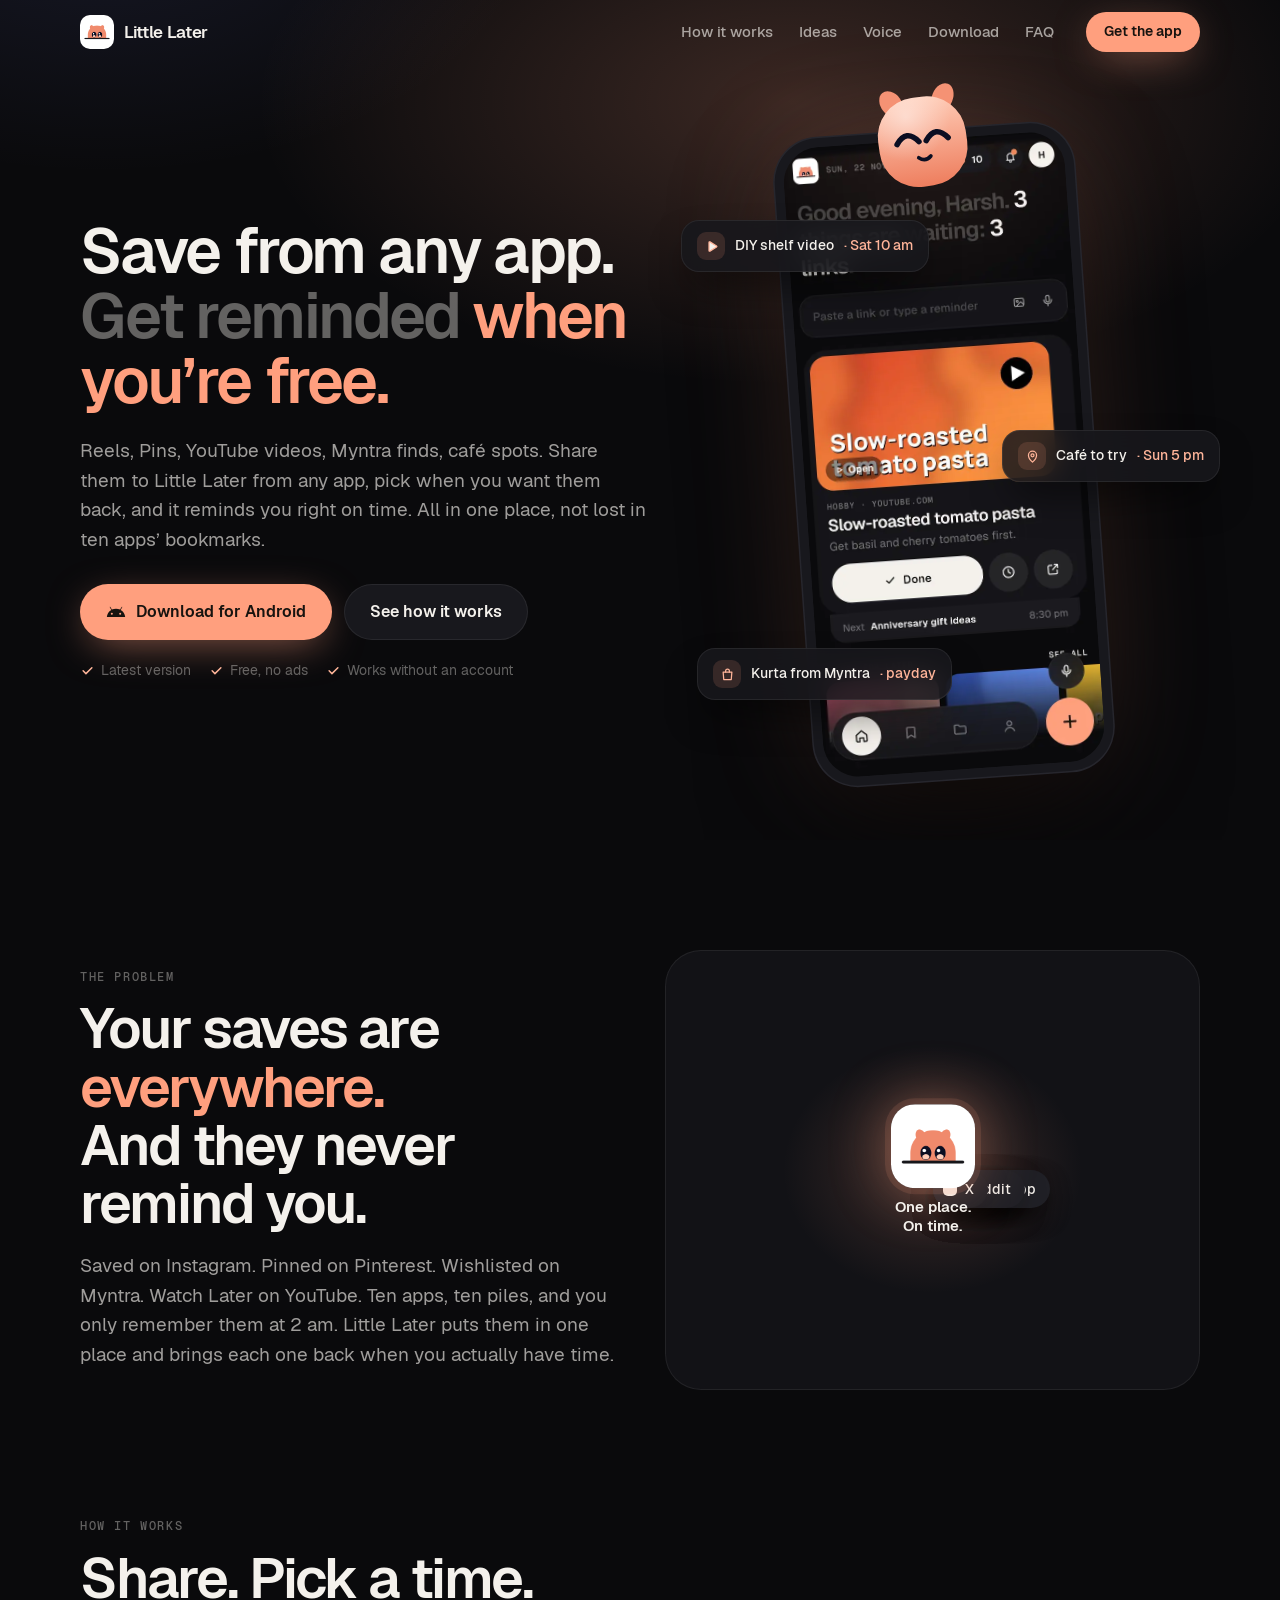
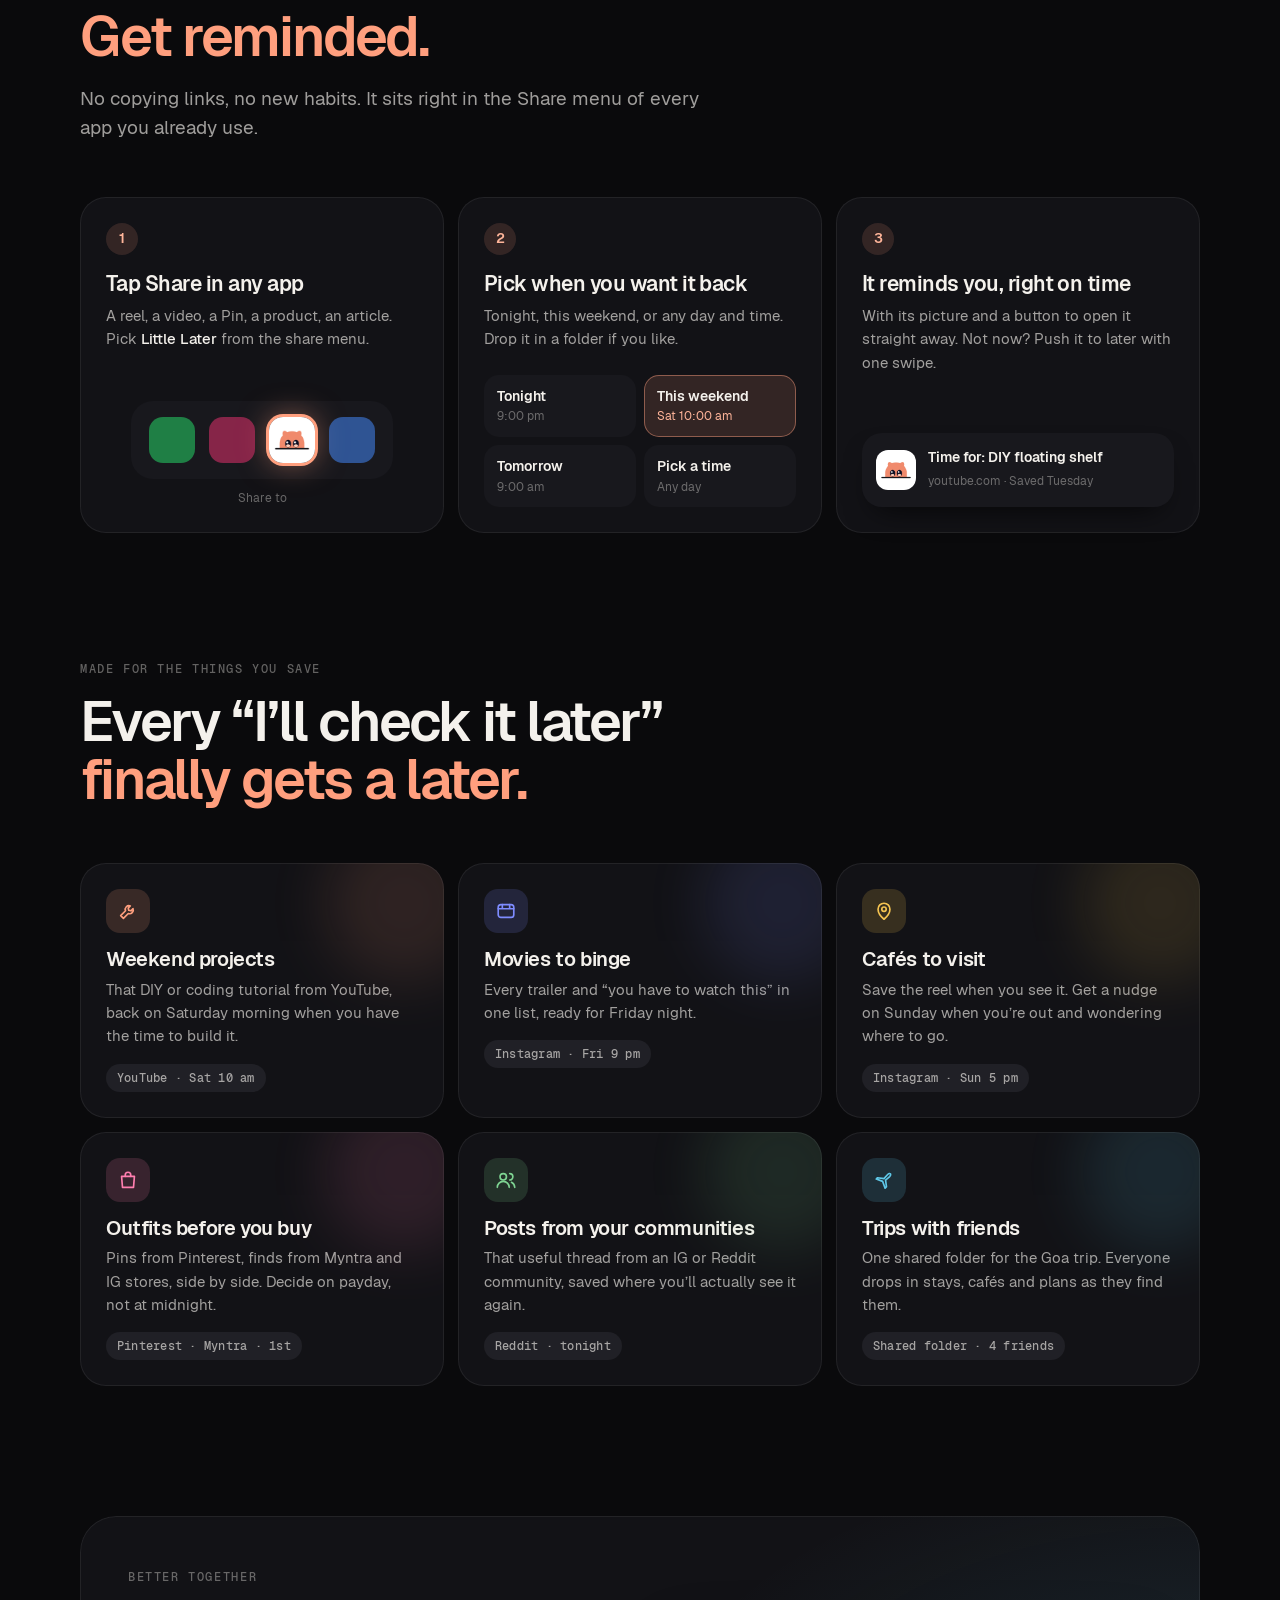
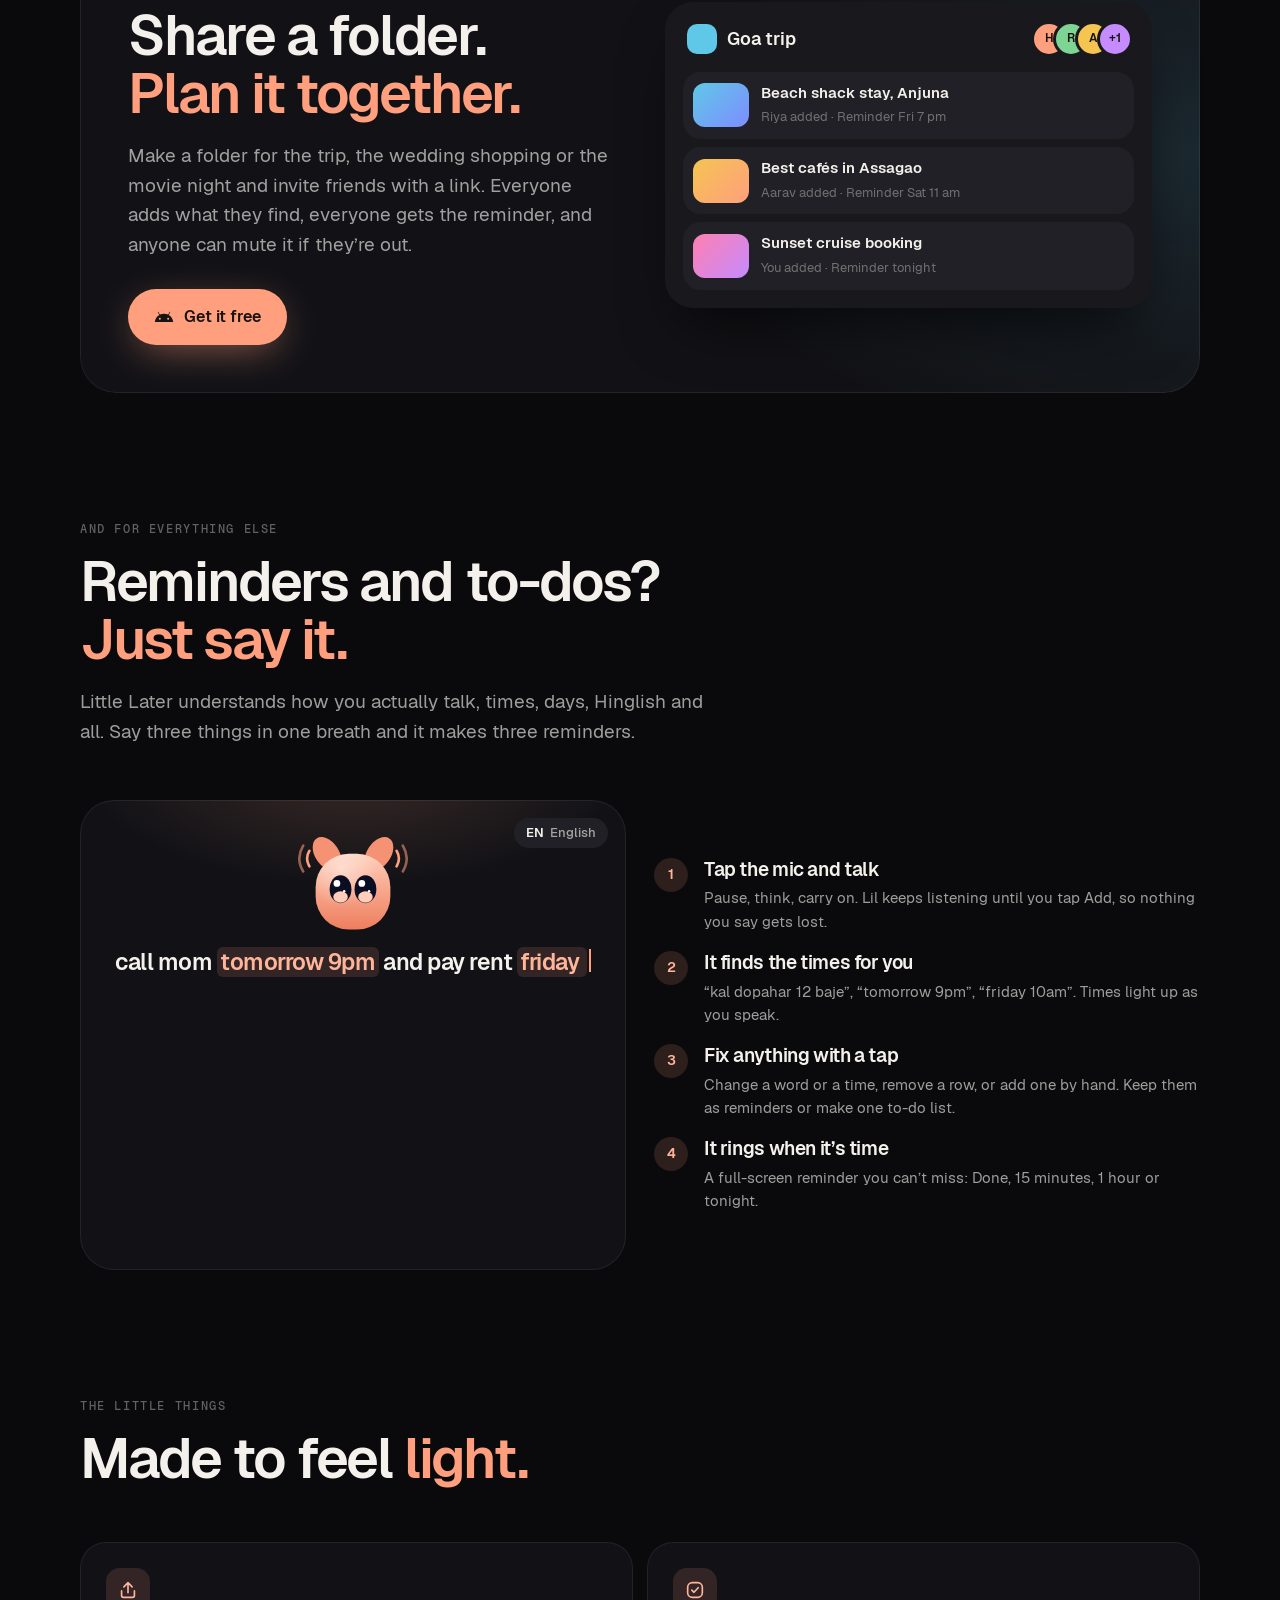
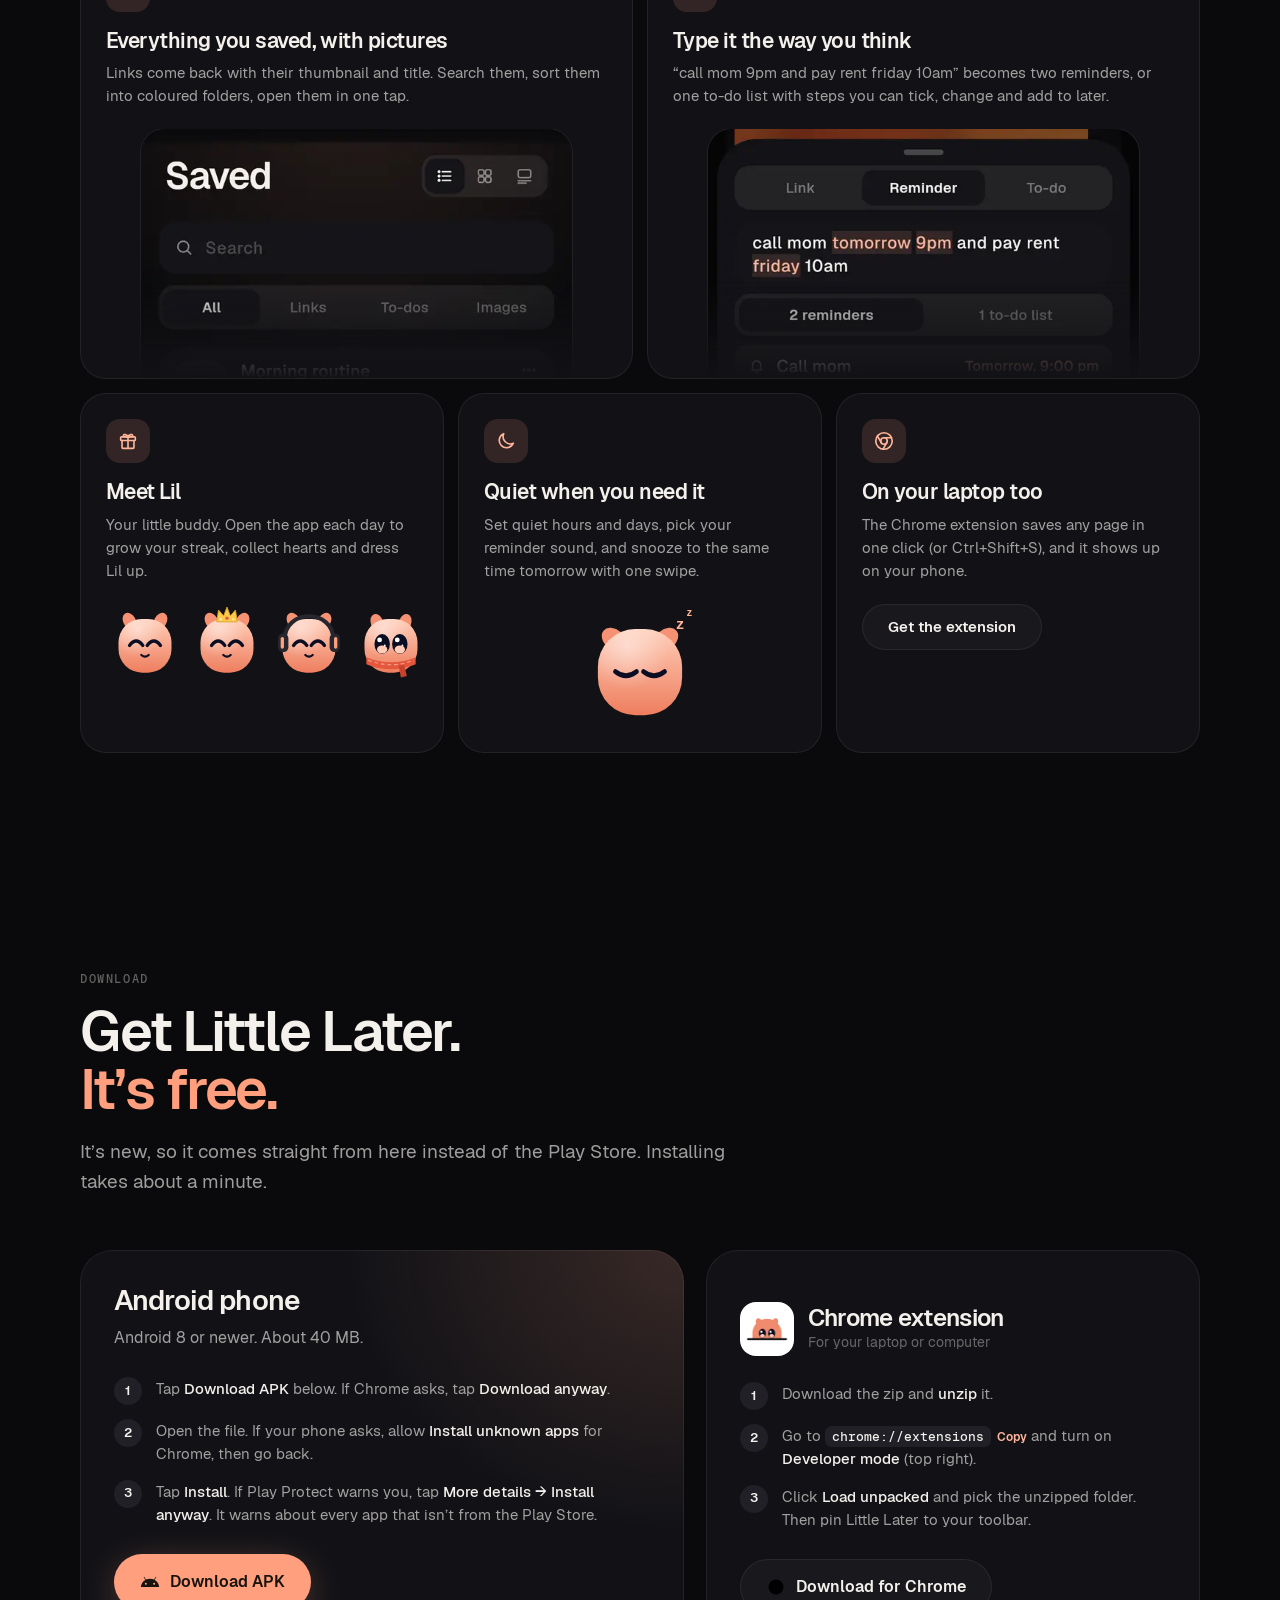
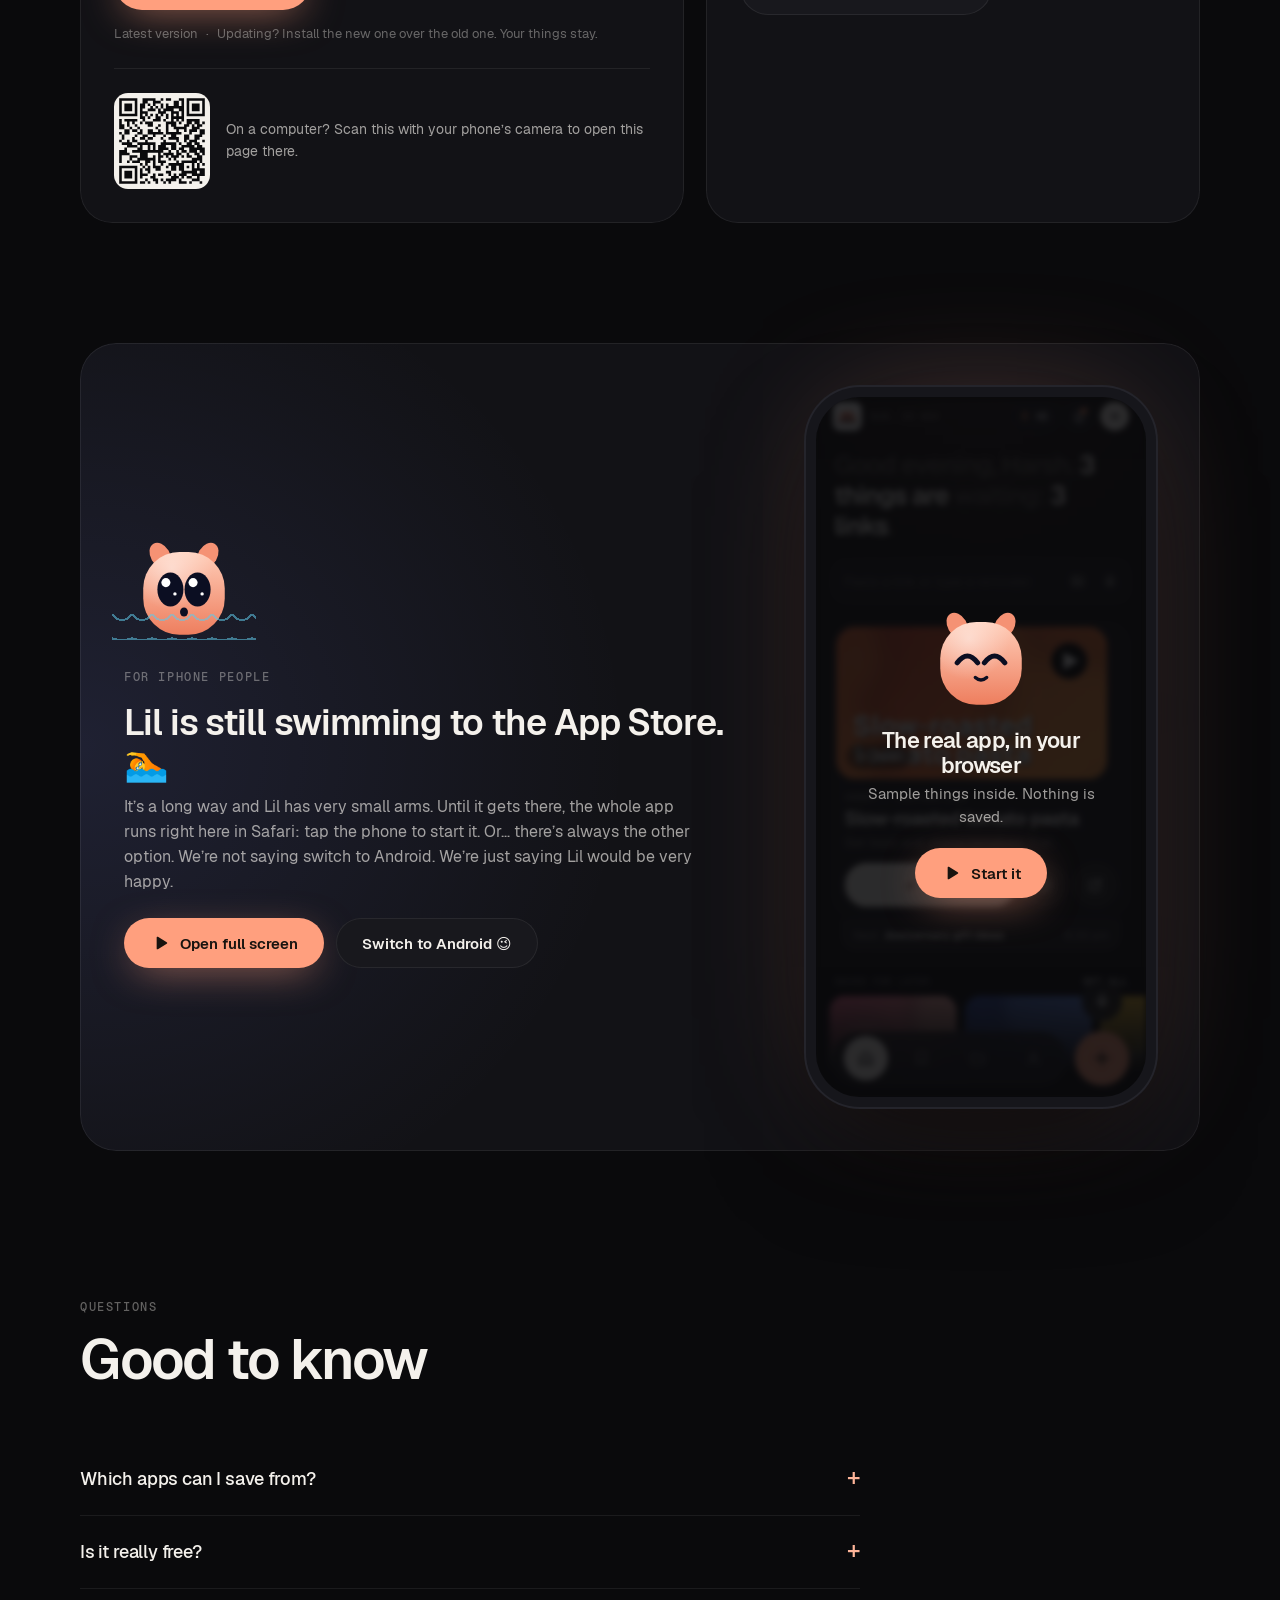
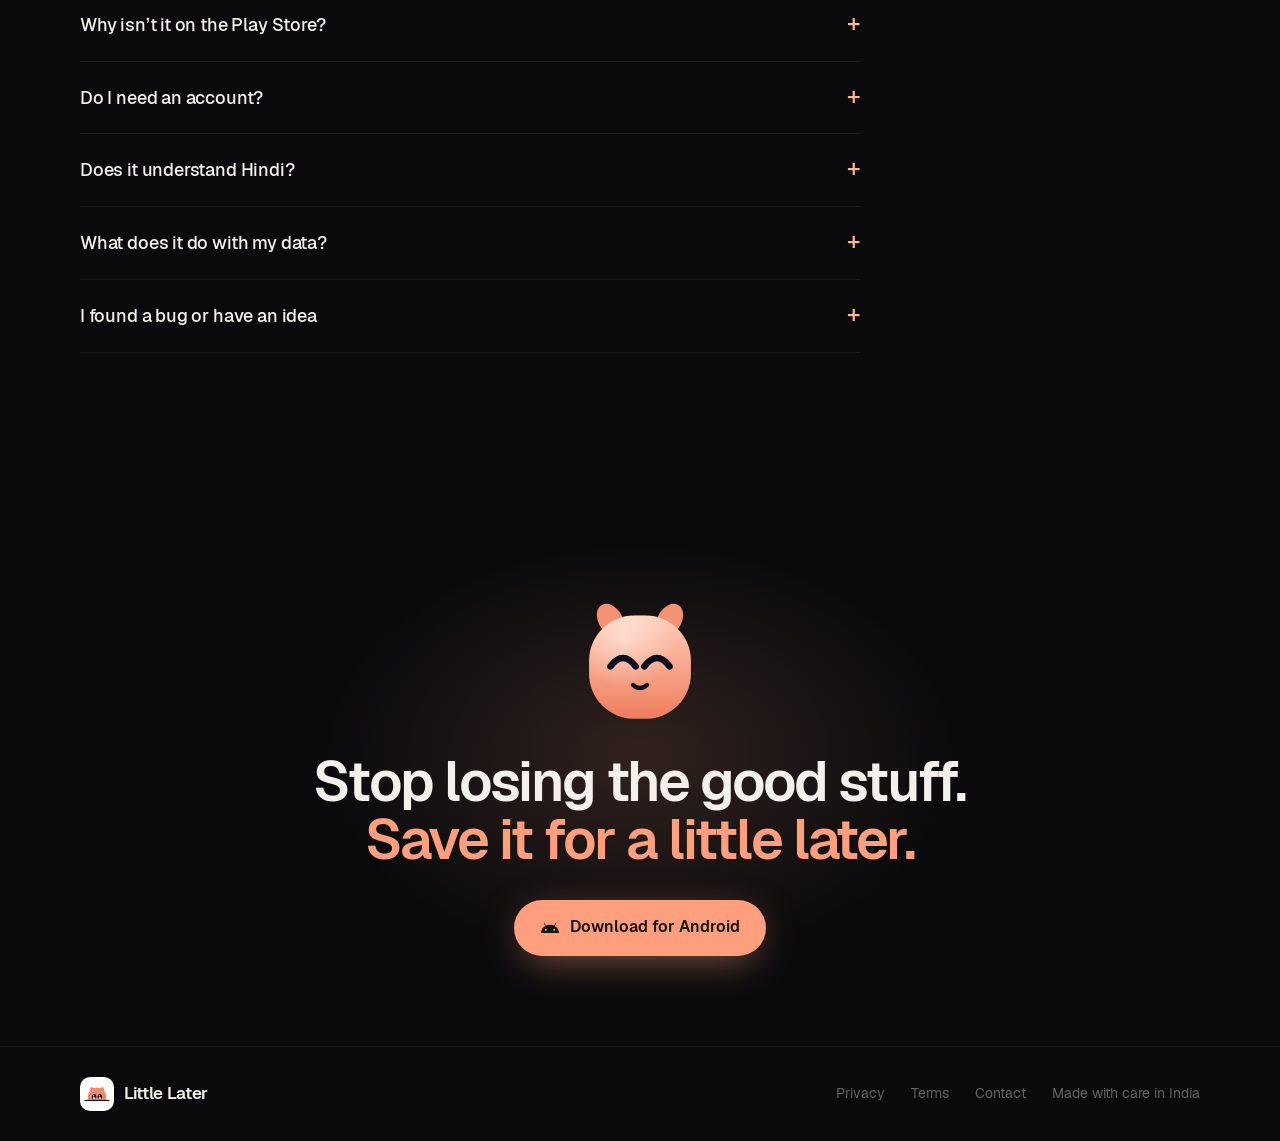
<file: index.html>
<!DOCTYPE html>
<html lang="en">
<head>
<meta charset="utf-8">
<meta name="viewport" content="width=device-width, initial-scale=1, viewport-fit=cover">
<title>Little Later · Save from any app. Get reminded when you’re free.</title>
<meta name="description" content="Save reels, videos, Pins and products from any app in one place, and get reminded right when you have time. Share folders with friends. Free, no ads, for Android.">
<meta name="theme-color" content="#0a0a0c">
<link rel="icon" href="icon.png">
<link rel="apple-touch-icon" href="icon.png">
<meta property="og:title" content="Little Later">
<meta property="og:description" content="Save from any app. Get reminded when you’re free.">
<meta property="og:image" content="https://harsh-alt-max.github.io/Little-Later-App/img/og.png">
<meta property="og:type" content="website">
<meta name="twitter:card" content="summary_large_image">
<link rel="preload" href="fonts/Geist-SemiBold.ttf" as="font" type="font/ttf" crossorigin>
<style>
@font-face{font-family:Geist;font-weight:400;font-display:swap;src:url(fonts/Geist-Regular.ttf)}
@font-face{font-family:Geist;font-weight:500;font-display:swap;src:url(fonts/Geist-Medium.ttf)}
@font-face{font-family:Geist;font-weight:600;font-display:swap;src:url(fonts/Geist-SemiBold.ttf)}
@font-face{font-family:GeistMono;font-weight:500;font-display:swap;src:url(fonts/GeistMono-Medium.ttf)}
:root{
  --bg:#0a0a0c;--s1:#121216;--s2:#18181d;--s3:#202026;--line:rgba(255,255,255,.07);
  --ink:#f4f1ec;--ink2:rgba(244,241,236,.64);--ink3:rgba(244,241,236,.38);
  --a:#ff9f7e;--a2:#ffb59a;--aSoft:rgba(255,159,126,.14);--on:#17130f;
  --r:26px;--ease:cubic-bezier(.2,.8,.2,1);--spring:cubic-bezier(.3,1.35,.45,1);
}
*{box-sizing:border-box;margin:0;padding:0;-webkit-tap-highlight-color:transparent}
html{scroll-behavior:smooth;scroll-padding-top:76px}
body{background:var(--bg);color:var(--ink);font:400 16px/1.55 Geist,system-ui,-apple-system,sans-serif;-webkit-font-smoothing:antialiased;overflow-x:hidden}
img{display:block;max-width:100%;height:auto}
a{color:inherit;text-decoration:none}
button{font:inherit;color:inherit;border:0;background:none;cursor:pointer}
.wrap{width:min(1120px,100% - 40px);margin:0 auto}
.mono{font:500 11.5px/1 GeistMono,ui-monospace,monospace;letter-spacing:.14em;text-transform:uppercase;color:var(--ink3)}
h1,h2,h3{font-weight:600;letter-spacing:-.035em;line-height:1.04}
h2{font-size:clamp(34px,5.4vw,56px)}
h2 em,h1 em{font-style:normal;color:var(--a)}
.lead{color:var(--ink2);font-size:clamp(16px,1.9vw,19px);max-width:34em}
.soft{color:var(--ink3)}

/* buttons */
.btn{display:inline-flex;align-items:center;justify-content:center;gap:10px;height:56px;padding:0 26px;border-radius:99px;font-weight:600;font-size:16px;transition:transform .15s var(--ease),filter .2s,background .2s;white-space:nowrap}
.btn:active{transform:scale(.96)}
.btn svg{width:20px;height:20px;flex:none}
.btn.a{background:var(--a);color:var(--on);box-shadow:0 10px 40px -10px rgba(255,159,126,.6)}
.btn.a:hover{filter:brightness(1.06)}
.btn.g{background:var(--s2);color:var(--ink);box-shadow:inset 0 0 0 1px var(--line)}
.btn.g:hover{background:var(--s3)}
.btn small{font:500 12px Geist;opacity:.65;margin-left:-2px}

/* top bar */
.top{position:fixed;inset:0 0 auto;z-index:50;transition:background .3s,box-shadow .3s;padding-top:env(safe-area-inset-top)}
.top.on{background:rgba(10,10,12,.78);backdrop-filter:blur(18px) saturate(1.4);-webkit-backdrop-filter:blur(18px) saturate(1.4);box-shadow:0 1px 0 var(--line)}
.top .wrap{display:flex;align-items:center;height:64px;gap:24px}
.brand{display:flex;align-items:center;gap:10px;font-weight:600;font-size:17px;letter-spacing:-.02em}
.brand img{width:34px;height:34px;border-radius:10px}
.nav{display:flex;gap:26px;margin-left:auto;color:var(--ink2);font-size:14.5px;font-weight:500}
.nav a:hover{color:var(--ink)}
.top .btn{height:40px;padding:0 18px;font-size:14px;margin-left:8px}
@media(max-width:820px){.nav{display:none}.top .btn{margin-left:auto}}

/* hero */
.hero{position:relative;padding:130px 0 70px;overflow:hidden}
.hero::before{content:'';position:absolute;inset:-20% -10% auto;height:900px;background:radial-gradient(50% 45% at 60% 30%,rgba(255,159,126,.20),transparent 70%),radial-gradient(40% 40% at 15% 10%,rgba(126,140,255,.10),transparent 70%);pointer-events:none}
.hero .wrap{position:relative;display:grid;grid-template-columns:1.05fr .95fr;gap:40px;align-items:center}
.pill{display:inline-flex;align-items:center;gap:8px;height:32px;padding:0 14px 0 8px;border-radius:99px;background:var(--aSoft);color:var(--a2);font-size:13.5px;font-weight:500}
.pill i{width:18px;height:18px;border-radius:50%;background:var(--a);display:grid;place-items:center}
.pill i::after{content:'';width:6px;height:6px;border-radius:50%;background:var(--on);animation:pulse 1.6s infinite}
@keyframes pulse{50%{transform:scale(.4)}}
.hero h1{font-size:clamp(40px,4.9vw,64px);margin:0 0 22px}
.hero h1 .l2{color:var(--ink3)}
.cta{display:flex;flex-wrap:wrap;gap:12px;margin-top:30px}
.meta{display:flex;flex-wrap:wrap;gap:18px;margin-top:20px;color:var(--ink3);font-size:13.5px}
.meta span{display:inline-flex;align-items:center;gap:6px}
.meta svg{width:15px;height:15px;stroke:var(--a2)}
.ios-note{display:none;margin-top:18px;padding:14px 16px;border-radius:18px;background:var(--s1);box-shadow:inset 0 0 0 1px var(--line);color:var(--ink2);font-size:14.5px;max-width:30em}
.ios-note b{color:var(--ink)}
.is-ios .ios-note{display:block}

/* hero phone */
.stage{position:relative;height:640px;display:grid;place-items:center}
.device{position:relative;width:300px;aspect-ratio:1170/2532;border-radius:44px;padding:9px;background:#18181d;box-shadow:0 0 0 1.5px #26262d,0 50px 120px -20px rgba(0,0,0,.8),0 0 120px -30px rgba(255,159,126,.35);transform:rotate(-4deg);animation:float 7s ease-in-out infinite}
.device img{width:100%;height:100%;object-fit:cover;border-radius:36px}
@keyframes float{50%{transform:rotate(-4deg) translateY(-12px)}}
.peek{position:absolute;width:130px;top:-62px;left:50%;margin-left:-65px;z-index:2;transform:rotate(-4deg)}
.peek img{animation:peek 6s var(--ease) infinite}
@keyframes peek{0%,8%{transform:translateY(40px)}16%,80%{transform:none}90%,100%{transform:translateY(40px)}}
.chip{position:absolute;z-index:3;display:flex;align-items:center;gap:10px;padding:12px 16px;border-radius:18px;background:rgba(24,24,29,.86);backdrop-filter:blur(14px);-webkit-backdrop-filter:blur(14px);box-shadow:inset 0 0 0 1px var(--line),0 20px 40px -12px rgba(0,0,0,.7);font-size:14px;font-weight:500;white-space:nowrap;animation:bob 6s ease-in-out infinite}
.chip b{font-weight:500;color:var(--a2)}
.chip .ic{width:28px;height:28px;border-radius:9px;background:var(--aSoft);display:grid;place-items:center;flex:none}
.chip .ic svg{width:15px;height:15px;stroke:var(--a2);fill:none;stroke-width:2;stroke-linecap:round;stroke-linejoin:round}
.c1{top:90px;left:-6px;animation-delay:-1s}.c2{top:300px;right:-20px;animation-delay:-3s}.c3{bottom:70px;left:10px;animation-delay:-4.5s}
@keyframes bob{50%{transform:translateY(-10px)}}
@media(max-width:900px){
  .hero{padding:104px 0 30px}
  .hero .wrap{grid-template-columns:1fr;gap:10px}
  .stage{height:560px;margin-top:20px}
  .device{width:250px}
  .peek{width:110px;top:-52px;margin-left:-55px}
  .c1{left:0;top:70px}.c2{right:0;top:260px}.c3{left:4px;bottom:40px}
  .cta .btn{flex:1 1 100%}
}

/* sections */
section{position:relative}
.sec{padding:110px 0}
.head{max-width:700px;margin-bottom:54px}
.head .mono{display:block;margin-bottom:18px}
.head p{margin-top:18px}
@media(max-width:700px){.sec{padding:76px 0}.head{margin-bottom:36px}}

/* say it */
.say{display:grid;grid-template-columns:1fr 1fr;gap:28px;align-items:center}
.demo{position:relative;border-radius:34px;background:var(--s1);box-shadow:inset 0 0 0 1px var(--line);padding:30px 26px 26px;min-height:470px;overflow:hidden}
.demo::before{content:'';position:absolute;inset:-40% -20% auto;height:320px;background:radial-gradient(50% 50% at 50% 50%,rgba(255,159,126,.16),transparent 70%)}
.demo .lil{position:relative;width:110px;margin:0 auto 6px}
.demo .lil img{width:100%}
.waves{position:absolute;inset:0;display:flex;justify-content:space-between;align-items:center;pointer-events:none}
.waves i{width:3px;height:22px;border-radius:3px;background:var(--a);opacity:0;margin:0 -10px}
.listening .waves i{animation:wave 1s ease-in-out infinite}
.waves i:nth-child(2){animation-delay:.15s!important}.waves i:nth-child(3){animation-delay:.3s!important}.waves i:nth-child(4){animation-delay:.45s!important}
@keyframes wave{0%,100%{opacity:.2;transform:scaleY(.4)}50%{opacity:.9;transform:scaleY(1.1)}}
.lang{position:absolute;top:18px;right:18px;height:30px;padding:0 12px;border-radius:99px;background:var(--s3);font-size:12.5px;font-weight:500;color:var(--ink2);display:flex;align-items:center;gap:6px}
.lang b{color:var(--ink);font-weight:600}
.said{position:relative;text-align:center;font-size:clamp(19px,2.3vw,23px);font-weight:600;letter-spacing:-.02em;min-height:3.2em;line-height:1.4}
.said mark{background:var(--aSoft);color:var(--a2);border-radius:6px;padding:0 3px}
.said .cur{display:inline-block;width:2px;height:1em;background:var(--a);vertical-align:-2px;margin-left:2px;animation:blink 1s steps(1) infinite}
@keyframes blink{50%{opacity:0}}
.rows{position:relative;margin-top:16px;display:grid;gap:6px}
.row{display:flex;align-items:center;gap:12px;padding:12px 14px;border-radius:15px;background:var(--s3);font-weight:500;font-size:15px;opacity:0;transform:translateY(10px) scale(.98);transition:opacity .4s var(--ease),transform .5s var(--spring)}
.row.in{opacity:1;transform:none}
.row svg{width:16px;height:16px;stroke:var(--ink2);fill:none;stroke-width:1.8;flex:none}
.row span{flex:1}
.row b{font-weight:500;color:var(--a2);font-size:13.5px}
.points{display:grid;gap:18px}
.pt{display:flex;gap:16px}
.pt .n{flex:none;width:34px;height:34px;border-radius:50%;background:var(--aSoft);color:var(--a2);display:grid;place-items:center;font-weight:600;font-size:14px}
.pt h3{font-size:19px;letter-spacing:-.02em;line-height:1.3}
.pt p{color:var(--ink2);font-size:15px;margin-top:4px}
@media(max-width:860px){.say{grid-template-columns:1fr}.demo{min-height:430px}}

/* features */
.grid{display:grid;grid-template-columns:repeat(6,1fr);gap:14px}
.card{position:relative;border-radius:var(--r);background:var(--s1);box-shadow:inset 0 0 0 1px var(--line);padding:26px;overflow:hidden;grid-column:span 2;transition:transform .4s var(--ease),box-shadow .3s}
.card:hover{transform:translateY(-3px);box-shadow:inset 0 0 0 1px rgba(255,159,126,.22)}
.card.wide{grid-column:span 3}
.card h3{font-size:21px;letter-spacing:-.025em;line-height:1.2;margin-top:16px}
.card p{color:var(--ink2);font-size:15px;margin-top:8px}
.ico{width:44px;height:44px;border-radius:14px;background:var(--aSoft);display:grid;place-items:center}
.ico svg{width:22px;height:22px;stroke:var(--a2);fill:none;stroke-width:1.8;stroke-linecap:round;stroke-linejoin:round}
.shot{margin:22px -26px -26px;height:250px;overflow:hidden;mask-image:linear-gradient(#000 60%,transparent);-webkit-mask-image:linear-gradient(#000 60%,transparent)}
.shot img{width:78%;margin:0 auto;border-radius:24px 24px 0 0;box-shadow:0 0 0 1px var(--line)}
.lils{display:flex;gap:4px;margin-top:20px}
.lils img{width:25%;transition:transform .4s var(--spring)}
.lils img:hover{transform:translateY(-8px) rotate(-6deg)}
.folders{display:grid;grid-template-columns:1fr 1fr;gap:8px;margin-top:20px}
.fd{border-radius:16px;padding:12px;height:84px;display:flex;flex-direction:column;justify-content:space-between;font-weight:600;font-size:14px;background:linear-gradient(160deg,var(--c) -40%,var(--s2) 70%)}
.fd i{width:24px;height:24px;border-radius:8px;background:var(--c)}
@media(max-width:900px){.grid{grid-template-columns:1fr 1fr}.card,.card.wide{grid-column:span 1}.card.full{grid-column:span 2}}
@media(max-width:600px){.grid{grid-template-columns:1fr}.card,.card.wide,.card.full{grid-column:span 1}}

/* try it */
.try{display:grid;grid-template-columns:1fr auto;gap:60px;align-items:center}
.frame{position:relative;width:390px;height:800px;border-radius:54px;padding:10px;background:#16161b;box-shadow:0 0 0 2px #24242b,0 50px 120px -30px rgba(0,0,0,.8),0 0 140px -40px rgba(255,159,126,.35)}
.frame iframe,.frame .cover{position:absolute;inset:10px;width:calc(100% - 20px);height:calc(100% - 20px);border:0;border-radius:44px;background:var(--bg)}
.frame .cover{display:grid;place-items:center;text-align:center;padding:30px;overflow:hidden}
.frame .cover img.bg{position:absolute;inset:0;width:100%;height:100%;object-fit:cover;opacity:.14;filter:blur(3px)}
.frame .cover div{position:relative}
.frame .cover .lilp{width:120px;margin:0 auto 12px}
.frame .cover p{color:var(--ink2);font-size:14.5px;margin:6px 0 20px}
.trylist{margin-top:26px;display:grid;gap:10px;color:var(--ink2);font-size:15px}
.trylist li{list-style:none;display:flex;gap:12px}
.trylist li::before{content:'';flex:none;width:6px;height:6px;border-radius:50%;background:var(--a);margin-top:10px}
.trylist b{color:var(--ink);font-weight:500}
.mobile-try{display:none}
@media(max-width:960px){.try{grid-template-columns:1fr}.frame{display:none}.mobile-try{display:block;margin-top:28px}}
.mt-card{position:relative;border-radius:30px;overflow:hidden;background:var(--s1);box-shadow:inset 0 0 0 1px var(--line);padding:24px;display:flex;gap:18px;align-items:center}
.mt-card img{width:104px;border-radius:16px;box-shadow:0 0 0 1px var(--line);flex:none;align-self:center}
.mt-card p{color:var(--ink2);font-size:14.5px;margin:6px 0 16px}
.mt-card .btn{height:48px;padding:0 20px;font-size:15px}

/* install */
.get{display:grid;grid-template-columns:1.1fr .9fr;gap:22px}
.panel{border-radius:32px;background:var(--s1);box-shadow:inset 0 0 0 1px var(--line);padding:34px;position:relative;overflow:hidden}
.panel.main{background:radial-gradient(80% 70% at 100% 0%,rgba(255,159,126,.16),transparent 70%),var(--s1)}
.panel h3{font-size:28px;letter-spacing:-.03em;line-height:1.15}
.panel>p{color:var(--ink2);margin-top:10px}
.steps{margin:26px 0 28px;display:grid;gap:14px;counter-reset:s}
.steps li{list-style:none;counter-increment:s;display:flex;gap:14px;color:var(--ink2);font-size:15px}
.steps li::before{content:counter(s);flex:none;width:28px;height:28px;border-radius:50%;background:var(--s3);color:var(--ink);font-weight:600;font-size:13px;display:grid;place-items:center}
.steps b{color:var(--ink);font-weight:500}
.qr{display:flex;gap:16px;align-items:center;margin-top:24px;padding-top:24px;border-top:1px solid var(--line)}
.qr img{width:96px;height:96px;border-radius:14px}
.qr p{font-size:14px;color:var(--ink2)}
.vtag{display:flex;flex-wrap:wrap;gap:4px 8px;margin-top:14px;color:var(--ink3);font-size:13px}
.ext-row{display:flex;align-items:center;gap:14px;margin-top:18px}
.ext-row img{width:54px;height:54px;border-radius:16px}
code{font:500 13px GeistMono,monospace;background:var(--s3);padding:2px 7px;border-radius:7px;color:var(--ink)}
.copy{font-size:12px;font-weight:600;color:var(--a2);margin-left:6px}
@media(max-width:860px){.get{grid-template-columns:1fr}.panel{padding:26px}.qr{display:none}}

/* iPhone */
.iphone{border-radius:36px;padding:44px;display:grid;grid-template-columns:auto 1fr;gap:36px;align-items:center;background:radial-gradient(70% 90% at 0% 50%,rgba(126,140,255,.12),transparent 70%),var(--s1);box-shadow:inset 0 0 0 1px var(--line)}
.iphone .lilw{width:120px;position:relative}
.iphone .lilw img{animation:swim 3.4s ease-in-out infinite}
.iphone .lilw::after{content:'';position:absolute;left:-10%;right:-10%;bottom:6px;height:26px;background:repeating-radial-gradient(circle at 10px -4px,transparent 0 9px,rgba(95,200,232,.55) 9px 11px,transparent 11px 20px);background-size:20px 26px;animation:sea 2s linear infinite}
@keyframes swim{50%{transform:translateY(8px) rotate(5deg)}}
@keyframes sea{to{background-position:20px 0}}
.iphone h3{font-size:clamp(26px,3.4vw,36px);letter-spacing:-.03em;line-height:1.12}
.iphone p{color:var(--ink2);margin-top:12px;max-width:36em}
.iphone .cta{margin-top:24px}
.iphone .btn{height:50px;font-size:15px}
@media(max-width:760px){.iphone{padding:30px 24px;text-align:center}.iphone .lilw{width:110px;margin:0 auto 18px}.iphone .cta{justify-content:center}}

/* faq */
.faq{max-width:780px}
details{border-bottom:1px solid var(--line)}
summary{list-style:none;cursor:pointer;display:flex;justify-content:space-between;gap:20px;padding:22px 0;font-size:18px;font-weight:500;letter-spacing:-.01em}
summary::-webkit-details-marker{display:none}
summary::after{content:'+';color:var(--a2);font-size:24px;line-height:1;transition:transform .3s var(--ease)}
details[open] summary::after{transform:rotate(45deg)}
details p{color:var(--ink2);padding:0 0 22px;max-width:42em}

/* end */
.end{text-align:center;padding:120px 0 90px;position:relative;overflow:hidden}
.end::before{content:'';position:absolute;left:50%;top:50%;width:900px;height:600px;margin:-300px 0 0 -450px;background:radial-gradient(50% 50% at 50% 50%,rgba(255,159,126,.16),transparent 70%)}
.end .lile{position:relative;width:150px;margin:0 auto 20px}
.end h2{position:relative}
.end .cta{position:relative;justify-content:center}
footer{border-top:1px solid var(--line);padding:30px 0 calc(30px + env(safe-area-inset-bottom));color:var(--ink3);font-size:14px}
footer .wrap{display:flex;flex-wrap:wrap;gap:16px 26px;align-items:center}
footer a:hover{color:var(--ink)}
footer .brand{color:var(--ink);margin-right:auto}

/* sticky mobile download */
.dock{position:fixed;left:12px;right:12px;bottom:calc(12px + env(safe-area-inset-bottom));z-index:40;display:none;transform:translateY(140%);transition:transform .45s var(--spring)}
.dock.on{transform:none}
.dock .btn{width:100%;height:54px}
@media(max-width:700px){.dock{display:block}}


/* scattered apps */
.scatter{display:grid;grid-template-columns:1fr 1fr;gap:50px;align-items:center}
.apps{position:relative;height:440px;border-radius:36px;background:var(--s1);box-shadow:inset 0 0 0 1px var(--line);overflow:hidden}
.apps::before{content:'';position:absolute;inset:0;background:radial-gradient(40% 40% at 50% 50%,rgba(255,159,126,.18),transparent 70%)}
.app{position:absolute;left:50%;top:50%;height:38px;padding:0 14px 0 10px;border-radius:99px;background:var(--s3);display:flex;align-items:center;gap:8px;font-size:13.5px;font-weight:500;white-space:nowrap;box-shadow:0 10px 30px -10px rgba(0,0,0,.6);animation:orbit 6.4s var(--ease) infinite;animation-delay:var(--d)}
.app::before{content:'';width:14px;height:14px;border-radius:5px;background:var(--c)}
.app:nth-child(1){--x:-150px;--y:-150px}.app:nth-child(2){--x:90px;--y:-170px}.app:nth-child(3){--x:150px;--y:-60px}.app:nth-child(4){--x:130px;--y:110px}
.app:nth-child(5){--x:20px;--y:170px}.app:nth-child(6){--x:-170px;--y:120px}.app:nth-child(7){--x:-210px;--y:-20px}.app:nth-child(8){--x:-40px;--y:-205px}
@keyframes orbit{0%{transform:translate(calc(-50% + var(--x)),calc(-50% + var(--y))) scale(1);opacity:1}55%{transform:translate(calc(-50% + var(--x)),calc(-50% + var(--y))) scale(1);opacity:1}85%{transform:translate(-50%,-50%) scale(.3);opacity:0}86%{transform:translate(calc(-50% + var(--x)*1.2),calc(-50% + var(--y)*1.2)) scale(.8);opacity:0}100%{transform:translate(calc(-50% + var(--x)),calc(-50% + var(--y))) scale(1);opacity:1}}
.hub{position:absolute;left:50%;top:50%;transform:translate(-50%,-50%);display:grid;justify-items:center;gap:10px;text-align:center;font-weight:600;font-size:15px;line-height:1.25}
.hub img{width:84px;height:84px;border-radius:24px;box-shadow:0 0 0 6px rgba(255,159,126,.12),0 0 60px rgba(255,159,126,.45);animation:beat 1.6s ease-in-out infinite}
@keyframes beat{50%{transform:scale(1.05)}}
@media(max-width:860px){.scatter{grid-template-columns:1fr}.apps{height:380px}.app{font-size:12.5px;height:34px}.app:nth-child(7){--x:-120px;--y:-20px}.app:nth-child(1){--x:-100px;--y:-140px}.app:nth-child(6){--x:-110px;--y:120px}.app:nth-child(3){--x:110px;--y:-60px}.app:nth-child(4){--x:100px;--y:100px}.app:nth-child(2){--x:70px;--y:-150px}.app:nth-child(8){--x:-20px;--y:-170px}.app:nth-child(5){--x:10px;--y:155px}}

/* flow */
.flow{display:grid;grid-template-columns:repeat(3,1fr);gap:14px}
.fstep{border-radius:var(--r);background:var(--s1);box-shadow:inset 0 0 0 1px var(--line);padding:26px;display:flex;flex-direction:column}
.fstep .n{width:32px;height:32px;border-radius:50%;background:var(--aSoft);color:var(--a2);display:grid;place-items:center;font-weight:600;font-size:14px}
.fstep h3{font-size:21px;letter-spacing:-.025em;line-height:1.2;margin-top:16px}
.fstep p{color:var(--ink2);font-size:15px;margin-top:8px}
.fstep p b{color:var(--ink);font-weight:500}
.mock{margin-top:auto;padding-top:24px}
.share{display:grid;justify-items:center;gap:10px}
.sh-row{display:flex;gap:14px;padding:16px 18px;border-radius:22px;background:var(--s2)}
.sh-row span{width:46px;height:46px;border-radius:14px;background:var(--c);opacity:.55}
.sh-row .ll{opacity:1;background:none;box-shadow:0 0 0 3px var(--a),0 0 30px rgba(255,159,126,.5);border-radius:14px;overflow:hidden;animation:beat 1.6s ease-in-out infinite}
.sh-row .ll img{width:100%;height:100%}
.share small{color:var(--ink3);font-size:12px}
.times{display:grid;grid-template-columns:1fr 1fr;gap:8px}
.times span{padding:10px 12px;border-radius:15px;background:var(--s2);font-size:14px;font-weight:600;border:1px solid transparent}
.times small{display:block;font-weight:400;color:var(--ink3);font-size:12px}
.times .on{background:var(--aSoft);border-color:rgba(255,159,126,.45)}
.times .on small{color:var(--a2)}
.note{display:flex;gap:12px;align-items:center;padding:14px;border-radius:20px;background:var(--s2);box-shadow:0 14px 30px -14px rgba(0,0,0,.8);animation:ding 3s var(--spring) infinite}
.note img{width:40px;height:40px;border-radius:12px}
.note b{display:block;font-size:14px;font-weight:600}
.note small{color:var(--ink3);font-size:12px}
@keyframes ding{0%,70%,100%{transform:none}75%{transform:translateY(-6px) rotate(-1.5deg)}82%{transform:translateY(0) rotate(1deg)}}
@media(max-width:860px){.flow{grid-template-columns:1fr}}

/* uses */
.uses{display:grid;grid-template-columns:repeat(3,1fr);gap:14px}
.use{position:relative;border-radius:var(--r);background:var(--s1);box-shadow:inset 0 0 0 1px var(--line);padding:26px;overflow:hidden;transition:transform .4s var(--ease),box-shadow .3s}
.use::before{content:'';position:absolute;right:-40px;top:-40px;width:160px;height:160px;border-radius:50%;background:var(--c);opacity:.12;filter:blur(30px)}
.use:hover{transform:translateY(-3px);box-shadow:inset 0 0 0 1px color-mix(in srgb,var(--c) 40%,transparent)}
.use .ico{background:color-mix(in srgb,var(--c) 16%,transparent)}
.use .ico svg{stroke:var(--c)}
.use h3{font-size:20px;letter-spacing:-.02em;margin-top:16px}
.use p{color:var(--ink2);font-size:15px;margin-top:8px}
.tag{display:inline-block;margin-top:16px;padding:6px 11px;border-radius:99px;background:var(--s3);color:var(--ink2);font:500 12px GeistMono,monospace;letter-spacing:.02em}
@media(max-width:900px){.uses{grid-template-columns:1fr 1fr}}
@media(max-width:600px){.uses{grid-template-columns:1fr}}

/* friends */
.friends{display:grid;grid-template-columns:1fr 1fr;gap:50px;align-items:center;border-radius:36px;padding:48px;background:radial-gradient(70% 90% at 100% 50%,rgba(95,200,232,.12),transparent 70%),var(--s1);box-shadow:inset 0 0 0 1px var(--line)}
.fcard{border-radius:28px;background:var(--s2);padding:18px;box-shadow:0 30px 60px -20px rgba(0,0,0,.7);display:grid;gap:8px}
.fhead{display:flex;align-items:center;gap:10px;padding:4px 4px 10px}
.fhead i{width:30px;height:30px;border-radius:10px}
.fhead b{font-size:18px;font-weight:600;flex:1}
.faces{display:flex}
.faces em{font-style:normal;width:30px;height:30px;border-radius:50%;margin-left:-8px;display:grid;place-items:center;font-size:12px;font-weight:600;color:var(--on);box-shadow:0 0 0 3px var(--s2)}
.fitem{display:flex;gap:12px;align-items:center;padding:10px;border-radius:18px;background:var(--s3)}
.fitem .th{width:56px;height:44px;border-radius:12px;flex:none}
.fitem b{display:block;font-size:14.5px;font-weight:600}
.fitem small{color:var(--ink3);font-size:12.5px}
@media(max-width:860px){.friends{grid-template-columns:1fr;padding:28px 22px;gap:30px}}

/* iPhone section with the live app */
.iphone{grid-template-columns:1fr auto!important}
.iphone .lilw{margin-bottom:18px}
.iphone .frame{height:720px;width:350px}
@media(max-width:960px){.iphone{grid-template-columns:1fr!important}.iphone .frame{display:none}}

/* reveal */
.rv{opacity:0;transform:translateY(24px);transition:opacity .8s var(--ease),transform .8s var(--ease)}
.rv.in{opacity:1;transform:none}
@media(prefers-reduced-motion:reduce){*{animation:none!important;transition:none!important}.rv{opacity:1;transform:none}}
</style>
</head>
<body>
<svg width="0" height="0" style="position:absolute">
  <symbol id="i-android" viewBox="0 0 24 24"><path fill="currentColor" d="M17.6 9.48l1.84-3.18a.38.38 0 0 0-.66-.38l-1.86 3.22a11.4 11.4 0 0 0-9.84 0L5.22 5.92a.38.38 0 1 0-.66.38L6.4 9.48A10.8 10.8 0 0 0 1 18h22a10.8 10.8 0 0 0-5.4-8.52zM7 15.25a1.25 1.25 0 1 1 0-2.5 1.25 1.25 0 0 1 0 2.5zm10 0a1.25 1.25 0 1 1 0-2.5 1.25 1.25 0 0 1 0 2.5z"/></symbol>
  <symbol id="i-play" viewBox="0 0 24 24"><path fill="currentColor" d="M8 5.5v13a1 1 0 0 0 1.5.86l10.6-6.5a1 1 0 0 0 0-1.72L9.5 4.64A1 1 0 0 0 8 5.5z"/></symbol>
  <symbol id="i-check" viewBox="0 0 24 24"><path fill="none" stroke-width="2.4" stroke-linecap="round" stroke-linejoin="round" d="M5 12.5l4.5 4.5L19 7.5"/></symbol>
  <symbol id="i-bell" viewBox="0 0 24 24"><path d="M6 16.5V11a6 6 0 0 1 12 0v5.5l1.5 2h-15z"/><path d="M10 20.5a2 2 0 0 0 4 0"/></symbol>
  <symbol id="i-link" viewBox="0 0 24 24"><path d="M10 14a4 4 0 0 0 5.66 0l3-3a4 4 0 0 0-5.66-5.66l-1 1"/><path d="M14 10a4 4 0 0 0-5.66 0l-3 3a4 4 0 0 0 5.66 5.66l1-1"/></symbol>
  <symbol id="i-todo" viewBox="0 0 24 24"><rect x="4" y="4" width="16" height="16" rx="5"/><path d="M8.5 12.2l2.4 2.3 4.6-5"/></symbol>
  <symbol id="i-mic" viewBox="0 0 24 24"><rect x="9" y="3.5" width="6" height="11" rx="3"/><path d="M5.5 11.5a6.5 6.5 0 0 0 13 0M12 18v2.5"/></symbol>
  <symbol id="i-users" viewBox="0 0 24 24"><circle cx="9" cy="8.5" r="3.5"/><path d="M2.5 20a6.5 6.5 0 0 1 13 0"/><path d="M16 5a3.5 3.5 0 0 1 0 7M18 14.5a6.5 6.5 0 0 1 3.5 5.5"/></symbol>
  <symbol id="i-moon" viewBox="0 0 24 24"><path d="M20 14.5A8 8 0 0 1 9.5 4a8 8 0 1 0 10.5 10.5z"/></symbol>
  <symbol id="i-share" viewBox="0 0 24 24"><path d="M12 15V4M7.5 8.5L12 4l4.5 4.5"/><path d="M5 13v5a2 2 0 0 0 2 2h10a2 2 0 0 0 2-2v-5"/></symbol>
  <symbol id="i-chrome" viewBox="0 0 24 24"><circle cx="12" cy="12" r="9"/><circle cx="12" cy="12" r="3.5"/><path d="M12 8.5h8.2M8.97 13.75L4.86 6.64M15.03 13.75l-4.1 7.1"/></symbol>
  <symbol id="i-gift" viewBox="0 0 24 24"><path d="M12 7.5c-1-2.5-4.5-3.5-5-1.5S10 7.5 12 7.5zm0 0c1-2.5 4.5-3.5 5-1.5S14 7.5 12 7.5z"/><rect x="4" y="7.5" width="16" height="4" rx="1"/><path d="M5.5 11.5V19a1 1 0 0 0 1 1h11a1 1 0 0 0 1-1v-7.5M12 7.5V20"/></symbol>
  <symbol id="i-pin" viewBox="0 0 24 24"><path d="M12 21s-6.5-5.6-6.5-11a6.5 6.5 0 0 1 13 0c0 5.4-6.5 11-6.5 11z"/><circle cx="12" cy="10" r="2.4"/></symbol>
  <symbol id="i-bag" viewBox="0 0 24 24"><path d="M5 8h14l-1 12H6z"/><path d="M9 8V6.5a3 3 0 0 1 6 0V8"/></symbol>
  <symbol id="i-tool" viewBox="0 0 24 24"><path d="M14.5 6.5a4 4 0 0 0-5.2 5.2L4 17l3 3 5.3-5.3a4 4 0 0 0 5.2-5.2l-2.3 2.3-2.4-.6-.6-2.4z"/></symbol>
  <symbol id="i-film" viewBox="0 0 24 24"><rect x="3.5" y="5" width="17" height="14" rx="3"/><path d="M3.5 9.5h17M8 5v4.5M16 5v4.5"/></symbol>
  <symbol id="i-plane" viewBox="0 0 24 24"><path d="M10.5 13.5L3.5 11l1.5-1.5 7 1 4-4.5c1-1 2.5-1.3 3-.8s.2 2-.8 3l-4.5 4 1 7L13.2 21l-2.7-7.5z"/></symbol>
  <symbol id="i-shield" viewBox="0 0 24 24"><path d="M12 3.5l7 3v5c0 4.5-3 7.8-7 9-4-1.2-7-4.5-7-9v-5z"/></symbol>
</svg>

<header class="top" id="top">
  <div class="wrap">
    <a class="brand" href="#"><img src="icon.png" alt="">Little Later</a>
    <nav class="nav">
      <a href="#how">How it works</a>
      <a href="#uses">Ideas</a>
      <a href="#say">Voice</a>
      <a href="#get">Download</a>
      <a href="#faq">FAQ</a>
    </nav>
    <a class="btn a dl-link" href="#get">Get the app</a>
  </div>
</header>

<main>
<section class="hero">
  <div class="wrap">
    <div>
      <h1>Save from any app.<br><span class="l2">Get reminded</span> <em>when you’re free.</em></h1>
      <p class="lead">Reels, Pins, YouTube videos, Myntra finds, café spots. Share them to Little Later from any app, pick when you want them back, and it reminds you right on time. All in one place, not lost in ten apps’ bookmarks.</p>
      <div class="cta">
        <a class="btn a apk" href="https://github.com/Harsh-alt-max/Little-Later-App/releases/latest/download/Little-Later.apk"><svg><use href="#i-android"/></svg>Download for Android</a>
        <a class="btn g alt" href="#how">See how it works</a>
      </div>
      <p class="ios-note">🍎 <b>On an iPhone?</b> Lil hasn’t learnt to swim to the App Store yet. Meanwhile, <b>Try it in Safari</b> gives you the whole app, free, right here.</p>
      <div class="meta">
        <span><svg fill="none" stroke-width="2"><use href="#i-check"/></svg><span class="ver">Latest version</span></span>
        <span><svg fill="none" stroke-width="2"><use href="#i-check"/></svg>Free, no ads</span>
        <span><svg fill="none" stroke-width="2"><use href="#i-check"/></svg>Works without an account</span>
      </div>
    </div>
    <div class="stage" aria-hidden="true">
      <div class="device">
        <div class="peek"><img src="img/lil-happy.svg" alt=""></div>
        <img src="img/shot-1-today.webp" alt="" width="585" height="1266">
      </div>
      <div class="chip c1"><span class="ic"><svg><use href="#i-play"/></svg></span>DIY shelf video <b>· Sat 10 am</b></div>
      <div class="chip c2"><span class="ic"><svg><use href="#i-pin"/></svg></span>Café to try <b>· Sun 5 pm</b></div>
      <div class="chip c3"><span class="ic"><svg><use href="#i-bag"/></svg></span>Kurta from Myntra <b>· payday</b></div>
    </div>
  </div>
</section>

<section class="sec" id="why">
  <div class="wrap">
    <div class="scatter">
      <div class="head rv" style="margin-bottom:0">
        <span class="mono">The problem</span>
        <h2>Your saves are <em>everywhere.</em><br>And they never remind you.</h2>
        <p class="lead">Saved on Instagram. Pinned on Pinterest. Wishlisted on Myntra. Watch Later on YouTube. Ten apps, ten piles, and you only remember them at 2 am. Little Later puts them in one place and brings each one back when you actually have time.</p>
      </div>
      <div class="apps rv" aria-hidden="true">
        <span class="app" style="--c:#e1306c;--d:0s">Instagram</span>
        <span class="app" style="--c:#ff0033;--d:-.8s">YouTube</span>
        <span class="app" style="--c:#e60023;--d:-1.6s">Pinterest</span>
        <span class="app" style="--c:#ff3f6c;--d:-2.4s">Myntra</span>
        <span class="app" style="--c:#4285f4;--d:-3.2s">Chrome</span>
        <span class="app" style="--c:#25d366;--d:-4s">WhatsApp</span>
        <span class="app" style="--c:#ff4500;--d:-4.8s">Reddit</span>
        <span class="app" style="--c:#f4f1ec;--d:-5.6s">X</span>
        <div class="hub"><img src="icon.png" alt=""><span>One place.<br>On time.</span></div>
      </div>
    </div>
  </div>
</section>

<section class="sec" id="how" style="padding-top:20px">
  <div class="wrap">
    <div class="head rv">
      <span class="mono">How it works</span>
      <h2>Share. Pick a time.<br><em>Get reminded.</em></h2>
      <p class="lead">No copying links, no new habits. It sits right in the Share menu of every app you already use.</p>
    </div>
    <div class="flow">
      <div class="fstep rv">
        <span class="n">1</span>
        <h3>Tap Share in any app</h3>
        <p>A reel, a video, a Pin, a product, an article. Pick <b>Little Later</b> from the share menu.</p>
        <div class="mock share">
          <div class="sh-row"><span style="--c:#25d366"></span><span style="--c:#e1306c"></span><span class="ll"><img src="icon.png" alt=""></span><span style="--c:#4285f4"></span></div>
          <small>Share to</small>
        </div>
      </div>
      <div class="fstep rv">
        <span class="n">2</span>
        <h3>Pick when you want it back</h3>
        <p>Tonight, this weekend, or any day and time. Drop it in a folder if you like.</p>
        <div class="mock times">
          <span>Tonight<small>9:00 pm</small></span><span class="on">This weekend<small>Sat 10:00 am</small></span><span>Tomorrow<small>9:00 am</small></span><span>Pick a time<small>Any day</small></span>
        </div>
      </div>
      <div class="fstep rv">
        <span class="n">3</span>
        <h3>It reminds you, right on time</h3>
        <p>With its picture and a button to open it straight away. Not now? Push it to later with one swipe.</p>
        <div class="mock note">
          <img src="icon.png" alt="">
          <div><b>Time for: DIY floating shelf</b><small>youtube.com · Saved Tuesday</small></div>
        </div>
      </div>
    </div>
  </div>
</section>

<section class="sec" id="uses" style="padding-top:20px">
  <div class="wrap">
    <div class="head rv">
      <span class="mono">Made for the things you save</span>
      <h2>Every “I’ll check it later”<br><em>finally gets a later.</em></h2>
    </div>
    <div class="uses">
      <div class="use rv" style="--c:#ff9f7e"><span class="ico"><svg><use href="#i-tool"/></svg></span><h3>Weekend projects</h3><p>That DIY or coding tutorial from YouTube, back on Saturday morning when you have the time to build it.</p><span class="tag">YouTube · Sat 10 am</span></div>
      <div class="use rv" style="--c:#7e8cff"><span class="ico"><svg><use href="#i-film"/></svg></span><h3>Movies to binge</h3><p>Every trailer and “you have to watch this” in one list, ready for Friday night.</p><span class="tag">Instagram · Fri 9 pm</span></div>
      <div class="use rv" style="--c:#f5c451"><span class="ico"><svg><use href="#i-pin"/></svg></span><h3>Cafés to visit</h3><p>Save the reel when you see it. Get a nudge on Sunday when you’re out and wondering where to go.</p><span class="tag">Instagram · Sun 5 pm</span></div>
      <div class="use rv" style="--c:#ff7fb0"><span class="ico"><svg><use href="#i-bag"/></svg></span><h3>Outfits before you buy</h3><p>Pins from Pinterest, finds from Myntra and IG stores, side by side. Decide on payday, not at midnight.</p><span class="tag">Pinterest · Myntra · 1st</span></div>
      <div class="use rv" style="--c:#7ed492"><span class="ico"><svg><use href="#i-users"/></svg></span><h3>Posts from your communities</h3><p>That useful thread from an IG or Reddit community, saved where you’ll actually see it again.</p><span class="tag">Reddit · tonight</span></div>
      <div class="use rv" style="--c:#5fc8e8"><span class="ico"><svg><use href="#i-plane"/></svg></span><h3>Trips with friends</h3><p>One shared folder for the Goa trip. Everyone drops in stays, cafés and plans as they find them.</p><span class="tag">Shared folder · 4 friends</span></div>
    </div>
  </div>
</section>

<section class="sec" id="friends" style="padding-top:20px">
  <div class="wrap">
    <div class="friends rv">
      <div>
        <span class="mono">Better together</span>
        <h2 style="margin-top:18px">Share a folder.<br><em>Plan it together.</em></h2>
        <p class="lead" style="margin-top:18px">Make a folder for the trip, the wedding shopping or the movie night and invite friends with a link. Everyone adds what they find, everyone gets the reminder, and anyone can mute it if they’re out.</p>
        <div class="cta"><a class="btn a apk" href="https://github.com/Harsh-alt-max/Little-Later-App/releases/latest/download/Little-Later.apk"><svg><use href="#i-android"/></svg>Get it free</a></div>
      </div>
      <div class="fcard" aria-hidden="true">
        <div class="fhead"><i style="background:#5fc8e8"></i><b>Goa trip</b><span class="faces"><em style="background:#ff9f7e">H</em><em style="background:#7ed492">R</em><em style="background:#f5c451">A</em><em style="background:#c58bff">+1</em></span></div>
        <div class="fitem"><span class="th" style="background:linear-gradient(135deg,#5fc8e8,#7e8cff)"></span><div><b>Beach shack stay, Anjuna</b><small>Riya added · Reminder Fri 7 pm</small></div></div>
        <div class="fitem"><span class="th" style="background:linear-gradient(135deg,#f5c451,#ff9f7e)"></span><div><b>Best cafés in Assagao</b><small>Aarav added · Reminder Sat 11 am</small></div></div>
        <div class="fitem"><span class="th" style="background:linear-gradient(135deg,#ff7fb0,#c58bff)"></span><div><b>Sunset cruise booking</b><small>You added · Reminder tonight</small></div></div>
      </div>
    </div>
  </div>
</section>

<section class="sec" id="say" style="padding-top:20px">
  <div class="wrap">
    <div class="head rv">
      <span class="mono">And for everything else</span>
      <h2>Reminders and to-dos?<br><em>Just say it.</em></h2>
      <p class="lead">Little Later understands how you actually talk, times, days, Hinglish and all. Say three things in one breath and it makes three reminders.</p>
    </div>
    <div class="say">
      <div class="demo rv" id="demo">
        <span class="lang" id="lang"><b>EN</b>English</span>
        <div class="lil"><img src="img/lil-listen.svg" alt="" id="demoLil"><div class="waves"><i></i><i></i><i></i><i></i></div></div>
        <p class="said" id="said"></p>
        <div class="rows" id="rows"></div>
      </div>
      <div class="points">
        <div class="pt rv"><span class="n">1</span><div><h3>Tap the mic and talk</h3><p>Pause, think, carry on. Lil keeps listening until you tap Add, so nothing you say gets lost.</p></div></div>
        <div class="pt rv"><span class="n">2</span><div><h3>It finds the times for you</h3><p>“kal dopahar 12 baje”, “tomorrow 9pm”, “friday 10am”. Times light up as you speak.</p></div></div>
        <div class="pt rv"><span class="n">3</span><div><h3>Fix anything with a tap</h3><p>Change a word or a time, remove a row, or add one by hand. Keep them as reminders or make one to-do list.</p></div></div>
        <div class="pt rv"><span class="n">4</span><div><h3>It rings when it’s time</h3><p>A full-screen reminder you can’t miss: Done, 15 minutes, 1 hour or tonight.</p></div></div>
      </div>
    </div>
  </div>
</section>

<section class="sec" id="features" style="padding-top:20px">
  <div class="wrap">
    <div class="head rv">
      <span class="mono">The little things</span>
      <h2>Made to feel <em>light.</em></h2>
    </div>
    <div class="grid">
      <div class="card wide rv">
        <span class="ico"><svg><use href="#i-share"/></svg></span>
        <h3>Everything you saved, with pictures</h3>
        <p>Links come back with their thumbnail and title. Search them, sort them into coloured folders, open them in one tap.</p>
        <div class="shot"><img src="img/shot-4-saved.webp" alt="Saved screen" loading="lazy" width="585" height="1266"></div>
      </div>
      <div class="card wide rv">
        <span class="ico"><svg><use href="#i-todo"/></svg></span>
        <h3>Type it the way you think</h3>
        <p>“call mom 9pm and pay rent friday 10am” becomes two reminders, or one to-do list with steps you can tick, change and add to later.</p>
        <div class="shot"><img src="img/shot-2-sheet.webp" alt="Typing two reminders at once" loading="lazy" width="585" height="750"></div>
      </div>
      <div class="card rv">
        <span class="ico"><svg><use href="#i-gift"/></svg></span>
        <h3>Meet Lil</h3>
        <p>Your little buddy. Open the app each day to grow your streak, collect hearts and dress Lil up.</p>
        <div class="lils"><img src="img/lil-happy.svg" alt=""><img src="img/lil-crown.svg" alt=""><img src="img/lil-headphones.svg" alt=""><img src="img/lil-scarf.svg" alt=""></div>
      </div>
      <div class="card rv">
        <span class="ico"><svg><use href="#i-moon"/></svg></span>
        <h3>Quiet when you need it</h3>
        <p>Set quiet hours and days, pick your reminder sound, and snooze to the same time tomorrow with one swipe.</p>
        <div class="lils" style="justify-content:center"><img src="img/lil-sleep.svg" alt="" style="width:40%"></div>
      </div>
      <div class="card rv">
        <span class="ico"><svg><use href="#i-chrome"/></svg></span>
        <h3>On your laptop too</h3>
        <p>The Chrome extension saves any page in one click (or Ctrl+Shift+S), and it shows up on your phone.</p>
        <a class="btn g" href="#chrome" style="height:46px;margin-top:22px;font-size:14.5px">Get the extension</a>
      </div>
    </div>
  </div>
</section>

<section class="sec" id="get">
  <div class="wrap">
    <div class="head rv">
      <span class="mono">Download</span>
      <h2>Get Little Later.<br><em>It’s free.</em></h2>
      <p class="lead">It’s new, so it comes straight from here instead of the Play Store. Installing takes about a minute.</p>
    </div>
    <div class="get">
      <div class="panel main rv">
        <h3>Android phone</h3>
        <p>Android 8 or newer. About 40 MB.</p>
        <ol class="steps">
          <li><span>Tap <b>Download APK</b> below. If Chrome asks, tap <b>Download anyway</b>.</span></li>
          <li><span>Open the file. If your phone asks, allow <b>Install unknown apps</b> for Chrome, then go back.</span></li>
          <li><span>Tap <b>Install</b>. If Play Protect warns you, tap <b>More details → Install anyway</b>. It warns about every app that isn’t from the Play Store.</span></li>
        </ol>
        <a class="btn a apk" href="https://github.com/Harsh-alt-max/Little-Later-App/releases/latest/download/Little-Later.apk"><svg><use href="#i-android"/></svg>Download APK</a>
        <div class="vtag"><span class="ver">Latest version</span><span>·</span><span>Updating? Install the new one over the old one. Your things stay.</span></div>
        <div class="qr">
          <img src="img/qr.svg" alt="QR code for this page">
          <p>On a computer? Scan this with your phone’s camera to open this page there.</p>
        </div>
      </div>
      <div class="panel rv" id="chrome">
        <div class="ext-row"><img src="icon.png" alt=""><div><h3 style="font-size:24px">Chrome extension</h3><p class="soft" style="font-size:14px">For your laptop or computer</p></div></div>
        <ol class="steps">
          <li><span>Download the zip and <b>unzip</b> it.</span></li>
          <li><span>Go to <code>chrome://extensions</code><button class="copy" id="copyExt">Copy</button> and turn on <b>Developer mode</b> (top right).</span></li>
          <li><span>Click <b>Load unpacked</b> and pick the unzipped folder. Then pin Little Later to your toolbar.</span></li>
        </ol>
        <a class="btn g" href="https://github.com/Harsh-alt-max/Little-Later-App/releases/latest/download/Little-Later-Chrome-Extension.zip"><svg><use href="#i-chrome"/></svg>Download for Chrome</a>
      </div>
    </div>
  </div>
</section>

<section class="sec" id="iphone" style="padding-top:10px">
  <div class="wrap">
    <div class="iphone rv">
      <div class="iphone-txt">
        <div class="lilw"><img src="img/lil-wow.svg" alt=""></div>
        <span class="mono">For iPhone people</span>
        <h3 style="margin-top:14px">Lil is still swimming to the App Store. 🏊</h3>
        <p>It’s a long way and Lil has very small arms. Until it gets there, the whole app runs right here in Safari: tap the phone to start it. Or… there’s always the other option. We’re not saying switch to Android. We’re just saying Lil would be very happy.</p>
        <div class="cta">
          <a class="btn a" href="preview/"><svg><use href="#i-play"/></svg>Open full screen</a>
          <a class="btn g" href="#get" id="switch">Switch to Android 😉</a>
        </div>
      </div>
      <div class="frame" id="frame">
        <div class="cover" id="cover">
          <img class="bg" src="img/shot-1-today.webp" alt="">
          <div>
            <img class="lilp" src="img/lil-happy.svg" alt="">
            <h3 style="font-size:22px">The real app, in your browser</h3>
            <p>Sample things inside. Nothing is saved.</p>
            <button class="btn a" id="start"><svg><use href="#i-play"/></svg>Start it</button>
          </div>
        </div>
      </div>
    </div>
  </div>
</section>

<section class="sec" id="faq" style="padding-top:40px">
  <div class="wrap">
    <div class="head rv"><span class="mono">Questions</span><h2>Good to know</h2></div>
    <div class="faq rv">
      <details><summary>Which apps can I save from?</summary><p>Any app with a Share button: Instagram, YouTube, Pinterest, Myntra, Amazon, Chrome, X, Reddit, WhatsApp and more. You can also paste a link, or use the Chrome extension on your computer.</p></details>
      <details><summary>Is it really free?</summary><p>Yes. No ads, no subscription, nothing to buy. The hearts and outfits for Lil are earned by using the app, not with money.</p></details>
      <details><summary>Why isn’t it on the Play Store?</summary><p>Little Later is brand new. We’re making sure it’s really useful before it goes to the stores, so for now it comes straight from this page. Updates install over the old version.</p></details>
      <details><summary>Do I need an account?</summary><p>No. Pick “Continue as guest” and everything stays on your phone. Sign in with Google or email only if you want your things on your phone and computer, or to share folders with friends.</p></details>
      <details><summary>Does it understand Hindi?</summary><p>Yes, typed or spoken, in Hindi or Hinglish: “kal dopahar 12 baje doodh lana hai”, “shaam ko 4 baje”, “parso subah 9 baje”. Tap EN on the mic to switch to हिंदी.</p></details>
      <details><summary>What does it do with my data?</summary><p>Your things are yours. Without an account they never leave your phone. With an account they’re kept in your private space so they sync. The microphone is only used while you’re adding something by voice. Read the <a href="privacy.html" style="color:var(--a2)">privacy policy</a>.</p></details>
      <details><summary>I found a bug or have an idea</summary><p>Please tell us! In the app go to Profile → Send feedback, or email <a href="mailto:harshksingh100@gmail.com" style="color:var(--a2)">harshksingh100@gmail.com</a>. Your ideas really change what gets built next.</p></details>
    </div>
  </div>
</section>

<section class="end">
  <div class="wrap">
    <img class="lile rv" src="img/lil-happy.svg" alt="" id="endLil">
    <h2 class="rv">Stop losing the good stuff.<br><em>Save it for a little later.</em></h2>
    <div class="cta rv" style="margin-top:30px">
      <a class="btn a apk" href="https://github.com/Harsh-alt-max/Little-Later-App/releases/latest/download/Little-Later.apk"><svg><use href="#i-android"/></svg>Download for Android</a>
    </div>
  </div>
</section>
</main>

<footer>
  <div class="wrap">
    <a class="brand" href="#"><img src="icon.png" alt="">Little Later</a>
    <a href="privacy.html">Privacy</a>
    <a href="terms.html">Terms</a>
    <a href="mailto:harshksingh100@gmail.com">Contact</a>
    <span>Made with care in India</span>
  </div>
</footer>

<div class="dock" id="dock"><a class="btn a apk" href="https://github.com/Harsh-alt-max/Little-Later-App/releases/latest/download/Little-Later.apk"><svg><use href="#i-android"/></svg>Download for Android <small class="ver-s"></small></a></div>

<script>
(() => {
  const $ = (s) => document.querySelector(s);
  const ua = navigator.userAgent;
  const ios = /iPhone|iPad|iPod/.test(ua) || (navigator.platform === 'MacIntel' && navigator.maxTouchPoints > 1);
  if (ios) {
    document.documentElement.classList.add('is-ios');
    // On iPhone the APK can't be installed: lead with the browser version.
    document.querySelectorAll('.apk').forEach((a) => { a.href = 'preview/'; a.innerHTML = '<svg><use href="#i-play"/></svg>Try it in Safari'; });
    const s = $('#switch'); if (s) s.textContent = 'Borrow a friend’s Android 😉';
  }

  // Top bar and the mobile download button
  const top = $('#top'), dock = $('#dock'), hero = $('.hero');
  const onScroll = () => {
    top.classList.toggle('on', scrollY > 10);
    const past = scrollY > hero.offsetHeight - 200, nearEnd = innerHeight + scrollY > document.body.scrollHeight - 420;
    dock.classList.toggle('on', past && !nearEnd);
  };
  addEventListener('scroll', onScroll, { passive: true }); onScroll();

  // Reveal on scroll
  const io = new IntersectionObserver((es) => es.forEach((e) => { if (e.isIntersecting) { e.target.classList.add('in'); io.unobserve(e.target); } }), { rootMargin: '0px 0px -8% 0px' });
  document.querySelectorAll('.rv').forEach((el, i) => { el.style.transitionDelay = (i % 4) * 70 + 'ms'; io.observe(el); });

  // Latest version and size from GitHub
  fetch('https://api.github.com/repos/Harsh-alt-max/Little-Later-App/releases/latest').then((r) => r.ok ? r.json() : null).then((j) => {
    if (!j) return;
    const v = (j.tag_name || '').replace(/^v/, '').replace(/-\d+$/, '');
    const apk = (j.assets || []).find((a) => a.name.endsWith('.apk'));
    const mb = apk ? Math.round(apk.size / 1048576) + ' MB' : '';
    document.querySelectorAll('.ver').forEach((e) => { e.textContent = 'Version ' + v + (mb ? ' · ' + mb : ''); });
    document.querySelectorAll('.ver-s').forEach((e) => { e.textContent = mb; });
  }).catch(() => {});

  // The talking demo
  const said = $('#said'), rows = $('#rows'), demo = $('#demo'), lang = $('#lang'), lil = $('#demoLil');
  const lines = [
    { l: 'EN', n: 'English', t: 'call mom [tomorrow 9pm] and pay rent [friday 10am]', r: [['Call mom', 'Tomorrow, 9:00 pm'], ['Pay rent', 'Fri, 10:00 am']] },
    { l: 'हि', n: 'Hindi', t: '[kal 3 baje] doodh lana aur [5 baje] gym jana', r: [['Doodh lana', 'Tomorrow, 3:00 pm'], ['Gym jana', 'Tomorrow, 5:00 pm']] },
    { l: 'हि', n: 'Hindi', t: '[कल दोपहर 12 बजे] दूध लाना है और [शाम को 6 बजे] खाना बनाना है', r: [['दूध लाना', 'Tomorrow, 12:00 pm'], ['खाना बनाना', 'Tomorrow, 6:00 pm']] },
  ];
  const bell = '<svg viewBox="0 0 24 24"><use href="#i-bell"/></svg>';
  const sleep = (ms) => new Promise((r) => setTimeout(r, ms));
  let running = false;
  async function play() {
    if (running) return; running = true;
    for (let k = 0; ; k = (k + 1) % lines.length) {
      const L = lines[k];
      lang.innerHTML = '<b>' + L.l + '</b>' + L.n;
      rows.innerHTML = ''; said.innerHTML = '<span class="cur"></span>';
      lil.src = 'img/lil-listen.svg'; demo.classList.add('listening');
      const parts = L.t.split(/(\[[^\]]+\])/).filter(Boolean);
      let html = '';
      for (const p of parts) {
        const hot = p.startsWith('[');
        const txt = hot ? p.slice(1, -1) : p;
        for (let i = 1; i <= txt.length; i++) {
          const cur = txt.slice(0, i);
          said.innerHTML = html + (hot ? '<mark>' + cur + '</mark>' : cur) + '<span class="cur"></span>';
          await sleep(38);
        }
        html += hot ? '<mark>' + txt + '</mark>' : txt;
      }
      said.innerHTML = html;
      demo.classList.remove('listening'); lil.src = 'img/lil-happy.svg';
      await sleep(350);
      for (const [a, b] of L.r) {
        const d = document.createElement('div'); d.className = 'row';
        d.innerHTML = bell + '<span>' + a + '</span><b>' + b + '</b>';
        rows.append(d); await sleep(30); d.classList.add('in'); await sleep(260);
      }
      await sleep(3200);
    }
  }
  new IntersectionObserver((es, o) => { if (es[0].isIntersecting) { play(); o.disconnect(); } }).observe(demo);

  // Live preview: load only when asked (it's a few MB)
  const start = $('#start');
  if (start) start.onclick = () => {
    const f = document.createElement('iframe');
    f.src = 'preview/app/'; f.title = 'Little Later live preview'; f.allow = 'microphone; clipboard-read; clipboard-write';
    $('#frame').append(f);
    setTimeout(() => $('#cover').remove(), 1800);
  };

  // Copy chrome://extensions
  const cp = $('#copyExt');
  if (cp) cp.onclick = async () => { try { await navigator.clipboard.writeText('chrome://extensions'); cp.textContent = 'Copied'; } catch (_) { cp.textContent = 'Type it'; } };

  // Little joy: Lil at the end blinks when you hover
  const end = $('#endLil');
  if (end) end.onmouseenter = () => { end.src = 'img/lil-wow.svg'; setTimeout(() => (end.src = 'img/lil-happy.svg'), 900); };
})();
</script>
</body>
</html>
</file>
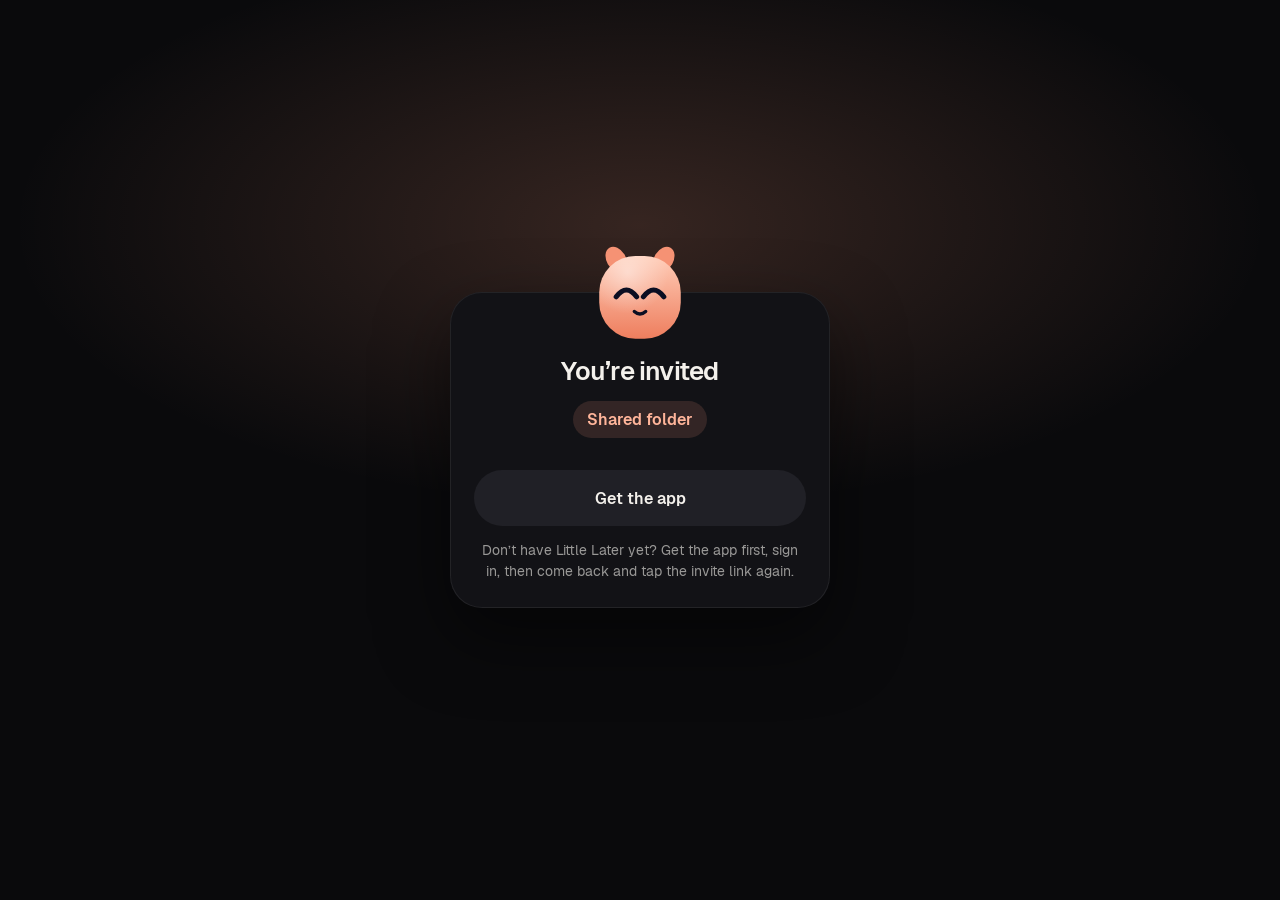
<file: join.html>
<!doctype html>
<html lang="en">
<head>
<meta charset="utf-8">
<meta name="viewport" content="width=device-width,initial-scale=1">
<meta name="theme-color" content="#0a0a0c">
<title>Join a folder · Little Later</title>
<meta property="og:title" content="You’re invited to a Little Later folder">
<meta property="og:image" content="https://harsh-alt-max.github.io/Little-Later-App/img/og.png">
<link rel="icon" href="icon.png">
<style>
@font-face{font-family:Geist;font-weight:400;src:url(fonts/Geist-Regular.ttf)}@font-face{font-family:Geist;font-weight:500;src:url(fonts/Geist-Medium.ttf)}@font-face{font-family:Geist;font-weight:600;src:url(fonts/Geist-SemiBold.ttf)}
*{box-sizing:border-box}
body{margin:0;min-height:100dvh;display:grid;place-items:center;padding:24px;background:#0a0a0c radial-gradient(70% 45% at 50% 25%,rgba(255,159,126,.18),transparent 70%);color:#f4f1ec;font-family:Geist,system-ui,sans-serif;-webkit-font-smoothing:antialiased}
.card{width:100%;max-width:380px;padding:30px 24px 26px;border-radius:32px;background:#121216;text-align:center;box-shadow:inset 0 0 0 1px rgba(255,255,255,.07),0 30px 70px rgba(0,0,0,.5)}
img{width:120px;height:120px;margin:-92px auto 4px;display:block;animation:bob 3s ease-in-out infinite}
@keyframes bob{50%{transform:translateY(-6px)}}
h1{font-size:26px;font-weight:600;line-height:1.2;letter-spacing:-.03em;margin:6px 0 10px}
.folder{display:inline-flex;align-items:center;gap:8px;margin:4px 0 22px;padding:8px 14px;border-radius:99px;background:rgba(255,159,126,.14);color:#ffb59a;font-weight:600}
p{color:rgba(244,241,236,.6);font-size:14px;line-height:1.5;margin:14px 0 0}
.btn{display:flex;align-items:center;justify-content:center;width:100%;height:56px;border-radius:99px;font-weight:600;font-size:16px;text-decoration:none}
.primary{background:#ff9f7e;color:#17130f;box-shadow:0 14px 34px -10px rgba(255,159,126,.6)}
.ghost{margin-top:10px;background:#202026;color:#f4f1ec}
</style>
</head>
<body>
<div class="card">
  <img src="img/lil-happy.svg" alt="">
  <h1 id="h">You’re invited</h1>
  <div class="folder" id="f">Shared folder</div>
  <a class="btn primary" id="open" href="#">Open in Little Later</a>
  <a class="btn ghost" href="./">Get the app</a>
  <p>Don’t have Little Later yet? Get the app first, sign in, then come back and tap the invite link again.</p>
</div>
<script>
const q=new URLSearchParams(location.search);
const cid=q.get('cid')||'',folder=q.get('join')||'Shared folder',by=q.get('by')||'';
document.getElementById('h').textContent=by?`${by} invited you`:'You’re invited';
document.getElementById('f').textContent=folder;
const params=new URLSearchParams({cid,join:folder});if(by)params.set('by',by);
const deep=`littlelater://join?${params}`;
const isAndroid=/Android/i.test(navigator.userAgent);
const site=location.href.replace(/join\.html.*$/,'');
document.getElementById('open').href=isAndroid
  ?`intent://join?${params}#Intent;scheme=littlelater;package=com.littlelater.app;S.browser_fallback_url=${encodeURIComponent(site)};end`
  :deep;
if(!cid){document.getElementById('open').style.display='none'}
</script>
</body>
</html>
</file>
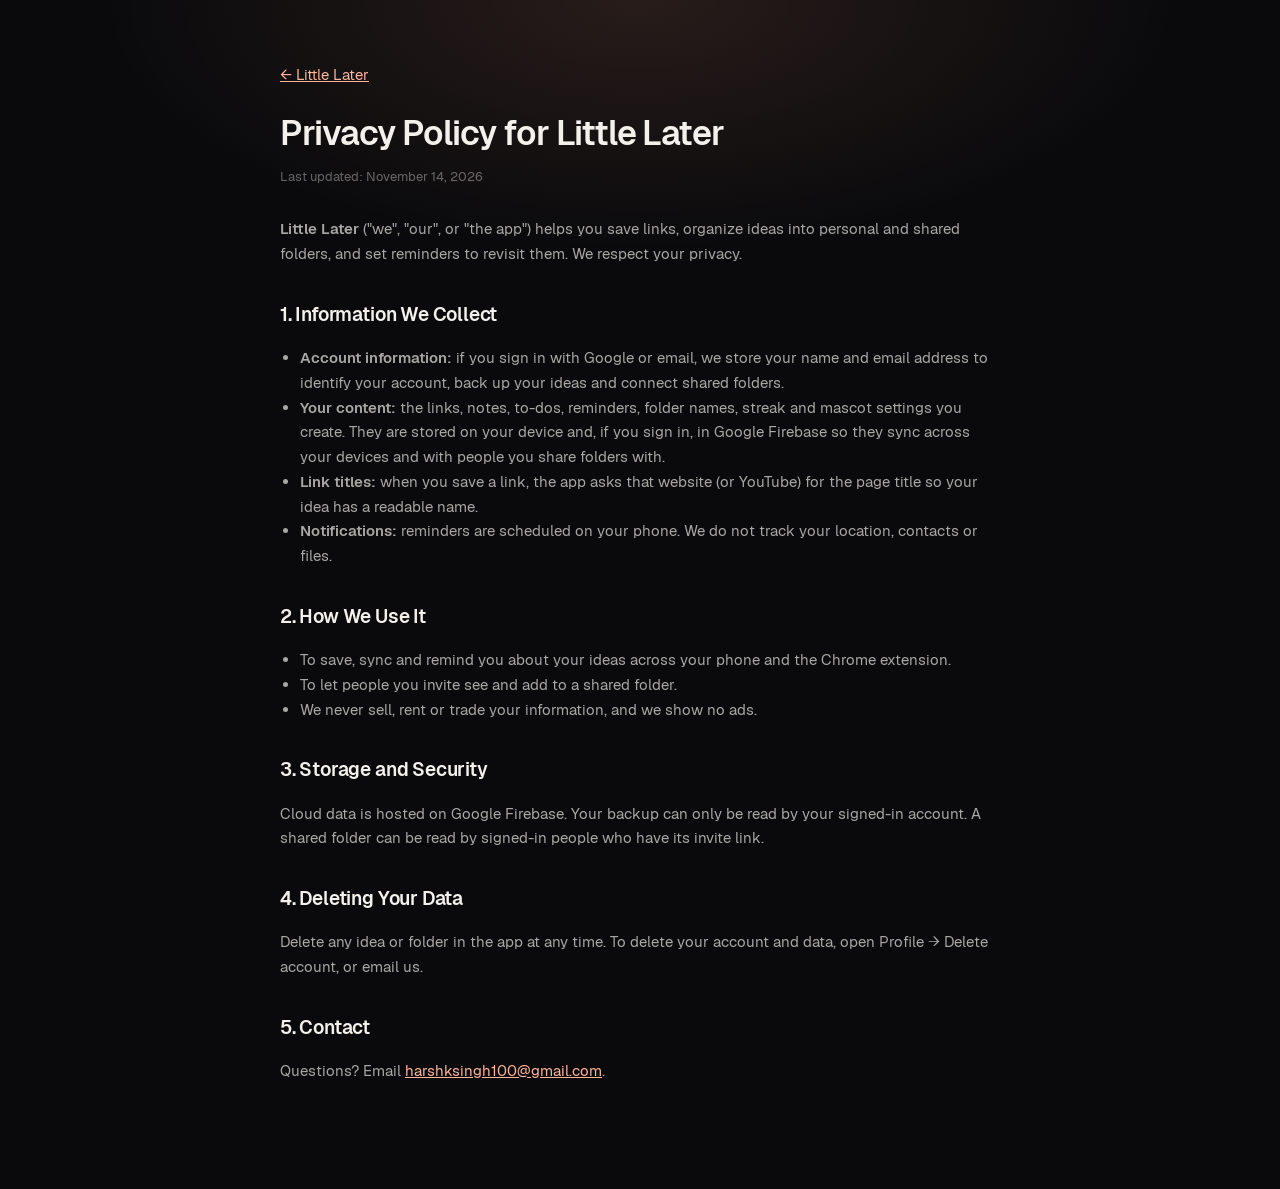
<file: privacy.html>
<!doctype html>
<html lang="en">
<head>
<meta charset="utf-8">
<meta name="viewport" content="width=device-width,initial-scale=1">
<title>Privacy Policy · Little Later</title>
<link rel="icon" href="icon.png">
<style>
@font-face{font-family:Geist;font-weight:400;src:url(fonts/Geist-Regular.ttf)}@font-face{font-family:Geist;font-weight:500;src:url(fonts/Geist-Medium.ttf)}@font-face{font-family:Geist;font-weight:600;src:url(fonts/Geist-SemiBold.ttf)}
* { box-sizing: border-box; }
body { margin: 0; padding: 48px 20px 90px; background: #0a0a0c radial-gradient(60% 30% at 50% 0, rgba(255,159,126,.12), transparent 70%) no-repeat; color: #f4f1ec; font-family: Geist, system-ui, sans-serif; line-height: 1.65; -webkit-font-smoothing: antialiased; }
.container { max-width: 720px; margin: 0 auto; }
h1 { font-size: 34px; font-weight: 600; letter-spacing: -.03em; line-height: 1.15; margin: 26px 0 8px; }
p.meta { font-size: 13px; color: rgba(244,241,236,.4); margin-bottom: 30px; }
h2 { font-size: 19px; font-weight: 600; margin-top: 32px; letter-spacing: -.01em; }
p, li { font-size: 15px; color: rgba(244,241,236,.68); }
ul { padding-left: 20px; }
a { color: #ffb59a; }
</style>
</head>
<body>
<div class="container">
<p><a href="./">← Little Later</a></p>
  <h1>Privacy Policy for Little Later</h1>
  <p class="meta">Last updated: November 14, 2026</p>
  <p><strong>Little Later</strong> ("we", "our", or "the app") helps you save links, organize ideas into personal and shared folders, and set reminders to revisit them. We respect your privacy.</p>
  <h2>1. Information We Collect</h2>
  <ul>
    <li><strong>Account information:</strong> if you sign in with Google or email, we store your name and email address to identify your account, back up your ideas and connect shared folders.</li>
    <li><strong>Your content:</strong> the links, notes, to-dos, reminders, folder names, streak and mascot settings you create. They are stored on your device and, if you sign in, in Google Firebase so they sync across your devices and with people you share folders with.</li>
    <li><strong>Link titles:</strong> when you save a link, the app asks that website (or YouTube) for the page title so your idea has a readable name.</li>
    <li><strong>Notifications:</strong> reminders are scheduled on your phone. We do not track your location, contacts or files.</li>
  </ul>
  <h2>2. How We Use It</h2>
  <ul>
    <li>To save, sync and remind you about your ideas across your phone and the Chrome extension.</li>
    <li>To let people you invite see and add to a shared folder.</li>
    <li>We never sell, rent or trade your information, and we show no ads.</li>
  </ul>
  <h2>3. Storage and Security</h2>
  <p>Cloud data is hosted on Google Firebase. Your backup can only be read by your signed-in account. A shared folder can be read by signed-in people who have its invite link.</p>
  <h2>4. Deleting Your Data</h2>
  <p>Delete any idea or folder in the app at any time. To delete your account and data, open Profile → Delete account, or email us.</p>
  <h2>5. Contact</h2>
  <p>Questions? Email <a href="mailto:harshksingh100@gmail.com">harshksingh100@gmail.com</a>.</p>
</div>
</body>
</html>
</file>
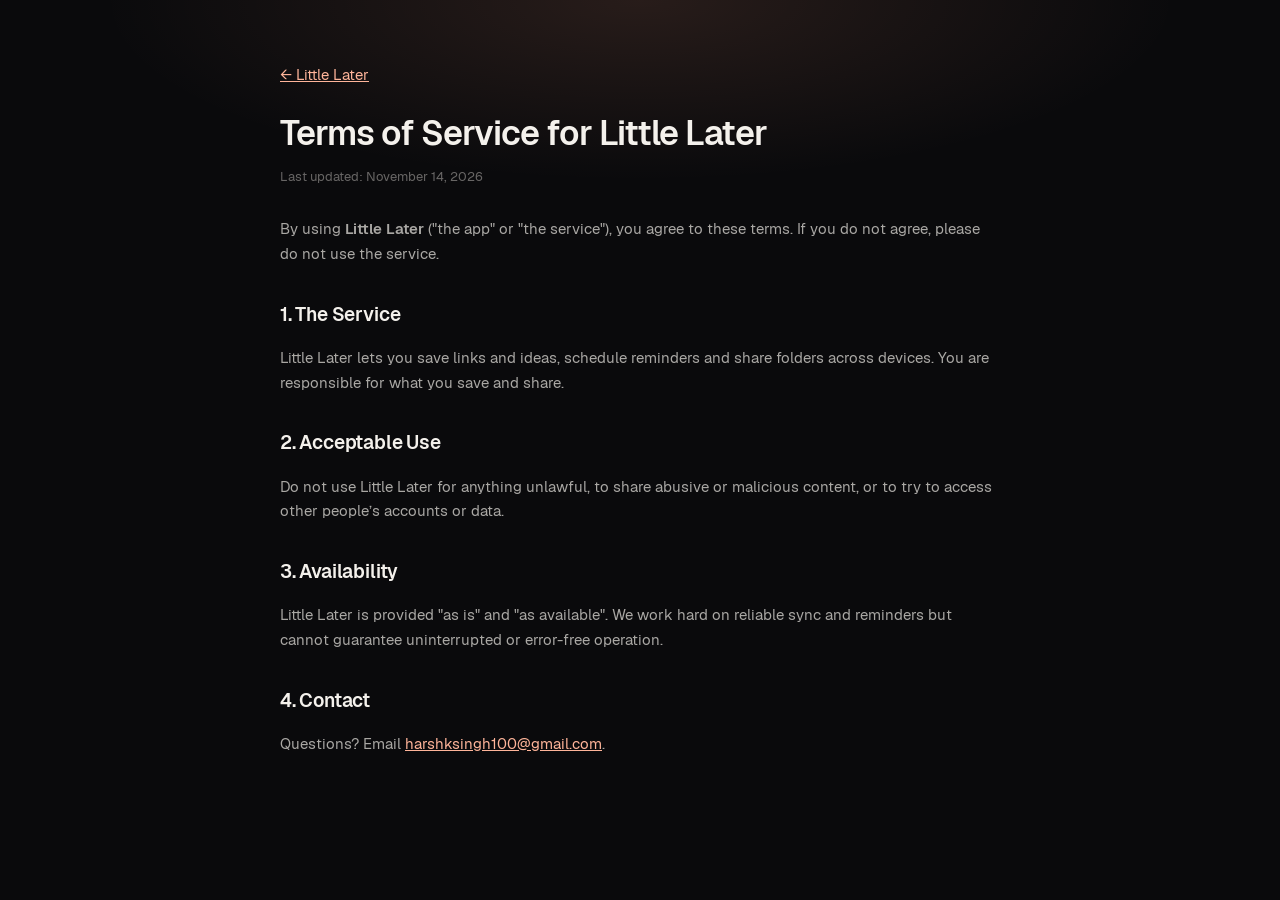
<file: terms.html>
<!doctype html>
<html lang="en">
<head>
<meta charset="utf-8">
<meta name="viewport" content="width=device-width,initial-scale=1">
<title>Terms of Service · Little Later</title>
<link rel="icon" href="icon.png">
<style>
@font-face{font-family:Geist;font-weight:400;src:url(fonts/Geist-Regular.ttf)}@font-face{font-family:Geist;font-weight:500;src:url(fonts/Geist-Medium.ttf)}@font-face{font-family:Geist;font-weight:600;src:url(fonts/Geist-SemiBold.ttf)}
* { box-sizing: border-box; }
body { margin: 0; padding: 48px 20px 90px; background: #0a0a0c radial-gradient(60% 30% at 50% 0, rgba(255,159,126,.12), transparent 70%) no-repeat; color: #f4f1ec; font-family: Geist, system-ui, sans-serif; line-height: 1.65; -webkit-font-smoothing: antialiased; }
.container { max-width: 720px; margin: 0 auto; }
h1 { font-size: 34px; font-weight: 600; letter-spacing: -.03em; line-height: 1.15; margin: 26px 0 8px; }
p.meta { font-size: 13px; color: rgba(244,241,236,.4); margin-bottom: 30px; }
h2 { font-size: 19px; font-weight: 600; margin-top: 32px; letter-spacing: -.01em; }
p, li { font-size: 15px; color: rgba(244,241,236,.68); }
ul { padding-left: 20px; }
a { color: #ffb59a; }
</style>
</head>
<body>
<div class="container">
<p><a href="./">← Little Later</a></p>
  <h1>Terms of Service for Little Later</h1>
  <p class="meta">Last updated: November 14, 2026</p>
  <p>By using <strong>Little Later</strong> ("the app" or "the service"), you agree to these terms. If you do not agree, please do not use the service.</p>
  <h2>1. The Service</h2>
  <p>Little Later lets you save links and ideas, schedule reminders and share folders across devices. You are responsible for what you save and share.</p>
  <h2>2. Acceptable Use</h2>
  <p>Do not use Little Later for anything unlawful, to share abusive or malicious content, or to try to access other people’s accounts or data.</p>
  <h2>3. Availability</h2>
  <p>Little Later is provided "as is" and "as available". We work hard on reliable sync and reminders but cannot guarantee uninterrupted or error-free operation.</p>
  <h2>4. Contact</h2>
  <p>Questions? Email <a href="mailto:harshksingh100@gmail.com">harshksingh100@gmail.com</a>.</p>
</div>
</body>
</html>
</file>
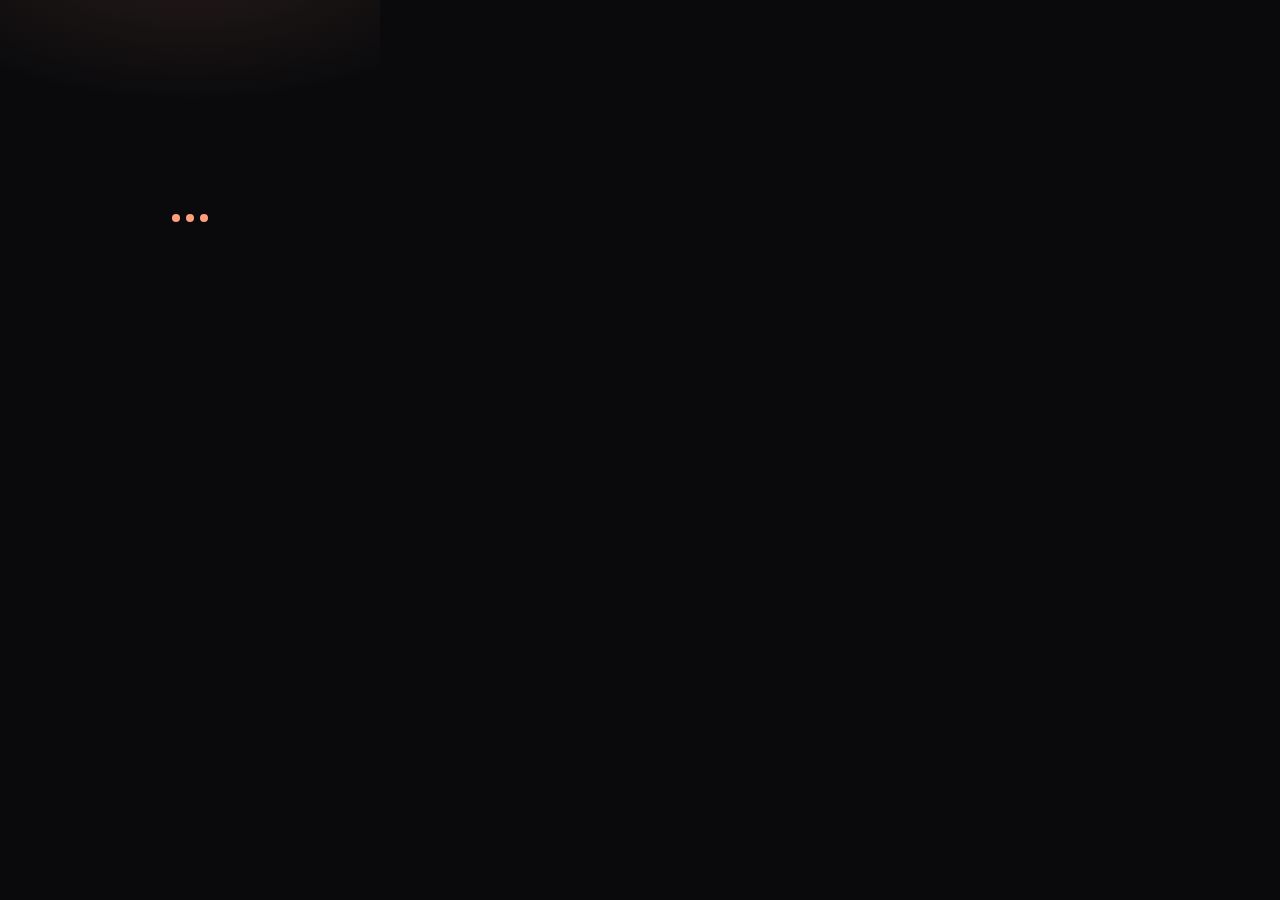
<file: extension/popup.html>
<!doctype html>
<html lang="en">
<head>
  <meta charset="utf-8" />
  <meta name="viewport" content="width=device-width, initial-scale=1" />
  <title>Little Later</title>
  <link rel="stylesheet" href="popup.css" />
</head>
<body>
  <main id="app">
    <!-- Loading -->
    <section id="v-load" class="view center">
      <div class="dots"><i></i><i></i><i></i></div>
    </section>

    <!-- Signed out -->
    <section id="v-signin" class="view" hidden>
      <div class="hero">
        <img src="icons/lil.svg" alt="" class="mascot" />
        <h1>Save it now.<br /><span>Enjoy it later.</span></h1>
        <p class="sub">Sign in with the same account as the Little Later app.</p>
      </div>
      <button id="google" class="btn ghost" type="button">
        <svg viewBox="0 0 24 24" width="18" height="18" aria-hidden="true"><path fill="#4285F4" d="M21.6 12.2c0-.7-.1-1.4-.2-2H12v3.8h5.4a4.6 4.6 0 0 1-2 3v2.5h3.2c1.9-1.7 3-4.3 3-7.3z"/><path fill="#34A853" d="M12 22c2.7 0 5-.9 6.6-2.4l-3.2-2.5c-.9.6-2 1-3.4 1-2.6 0-4.8-1.8-5.6-4.1H3.1v2.6A10 10 0 0 0 12 22z"/><path fill="#FBBC05" d="M6.4 14a6 6 0 0 1 0-3.9V7.5H3.1a10 10 0 0 0 0 9z"/><path fill="#EA4335" d="M12 6c1.5 0 2.8.5 3.8 1.5l2.9-2.9A10 10 0 0 0 3.1 7.5L6.4 10C7.2 7.8 9.4 6 12 6z"/></svg>
        Continue with Google
      </button>
      <div class="or"><span>or</span></div>
      <form id="login" autocomplete="on">
        <label class="field"><svg viewBox="0 0 24 24"><path d="M4 6.5h16v11H4z"/><path d="M4.5 7l7.5 6 7.5-6"/></svg><input id="email" type="email" placeholder="Email" autocomplete="email" required /></label>
        <label class="field"><svg viewBox="0 0 24 24"><rect x="5" y="10.5" width="14" height="9.5" rx="2.5"/><path d="M8.5 10.5V8a3.5 3.5 0 0 1 7 0v2.5"/></svg><input id="password" type="password" placeholder="Password" autocomplete="current-password" required /></label>
        <p id="login-err" class="err" role="alert"></p>
        <button id="login-btn" class="btn primary" type="submit">Sign in</button>
      </form>
      <p class="foot">No account yet? <a id="get-app" href="#">Get the app</a></p>
    </section>

    <!-- Save -->
    <section id="v-save" class="view" hidden>
      <header class="top">
        <div class="me"><span id="avatar" class="avatar">A</span><div><b id="me-name">You</b><small id="me-email"></small></div></div>
        <button id="menu" class="circ" type="button" aria-label="Menu"><svg viewBox="0 0 24 24"><circle cx="6" cy="12" r="1.4"/><circle cx="12" cy="12" r="1.4"/><circle cx="18" cy="12" r="1.4"/></svg></button>
        <div id="menu-pop" class="pop" hidden>
          <button id="open-app" type="button">Get the phone app</button>
          <button id="signout" type="button" class="danger">Sign out</button>
        </div>
      </header>

      <div class="tabs" role="tablist">
        <button id="tab-save" type="button" role="tab" class="on">Save</button>
        <button id="tab-saved" type="button" role="tab">My links</button>
      </div>

      <div id="pane-save">
      <div id="page" class="page">
        <div id="cover" class="cover"><span id="cover-letter">•</span><img id="cover-img" alt="" hidden /></div>
        <div class="page-txt">
          <textarea id="title" rows="2" maxlength="140" aria-label="Title"></textarea>
          <small id="domain"></small>
        </div>
      </div>
      <p id="unsavable" class="note-warn" hidden>This page can’t be saved. Open a normal website and try again.</p>

      <h2>Folder</h2>
      <div id="folders" class="chips"></div>

      <button id="add-remind" class="link-btn" type="button">Remind me</button>
      <div id="remind-box" hidden>
      <h2>Remind me</h2>
      <div id="when" class="tiles">
        <button type="button" data-w="today"><b>Today</b><small id="w-today"></small></button>
        <button type="button" data-w="tomorrow"><b>Tomorrow</b><small>9:00 am</small></button>
        <button type="button" data-w="date"><b>Pick a date</b><small id="w-date">Any day</small></button>
        <button type="button" data-w="none"><b>No reminder</b><small>Just save it</small></button>
      </div>
      <div id="when-edit" class="when-edit" hidden>
        <input id="w-day" type="date" aria-label="Day" />
        <input id="w-time" type="time" step="300" aria-label="Time" />
      </div>
      </div>

      <button id="add-note" class="link-btn" type="button">Add a note</button>
      <textarea id="note" rows="2" maxlength="300" placeholder="Why you saved it, what to look for…" hidden></textarea>

      <p id="save-err" class="err" role="alert"></p>
      <button id="save" class="btn primary big" type="button">Save for later</button>

      <div id="recent-wrap" hidden>
        <h2>Recent</h2>
        <ul id="recent" class="recent"></ul>
      </div>
      </div>

      <div id="pane-saved" hidden>
        <div id="lib-folders" class="chips scroll"></div>
        <p id="lib-note" class="lib-note"></p>
        <ul id="lib" class="recent lib"></ul>
        <p id="lib-empty" class="empty" hidden>No links here yet.</p>
      </div>
    </section>

    <!-- Saved -->
    <section id="v-done" class="view center" hidden>
      <div class="pop-in">
        <img src="icons/lil-happy.svg" alt="" class="mascot big" />
        <h1 id="done-title">Saved!</h1>
        <p id="done-sub" class="sub"></p>
      </div>
    </section>
  </main>
  <script type="module" src="popup.js"></script>
</body>
</html>
</file>
<file: extension/popup.css>
/* Little Later for Chrome: the Midnight look, same as the phone app. */
@font-face { font-family: Geist; font-weight: 400; src: url(fonts/Geist-Regular.ttf); }
@font-face { font-family: Geist; font-weight: 500; src: url(fonts/Geist-Medium.ttf); }
@font-face { font-family: Geist; font-weight: 600; src: url(fonts/Geist-SemiBold.ttf); }

:root {
  --bg: #0a0a0c; --surface: #141418; --surface2: #1a1a1f; --line: rgba(255,255,255,.06); --chip: rgba(255,255,255,.07);
  --ink: #f4f1ec; --ink2: rgba(244,241,236,.62); --ink3: rgba(244,241,236,.36);
  --accent: #ff9f7e; --accent2: #ffb59a; --accent-soft: rgba(255,159,126,.14); --on-accent: #17130f; --danger: #ff6b6b;
}
* { box-sizing: border-box; margin: 0; }
html, body { background: var(--bg); }
body { width: 380px; min-height: 440px; font: 400 14px/1.4 Geist, system-ui, sans-serif; color: var(--ink); -webkit-font-smoothing: antialiased; }
button, input, textarea { font-family: inherit; }
#app { padding: 18px 18px 20px; min-height: 440px; background: radial-gradient(120% 50% at 50% -12%, rgba(255,159,126,.12), transparent 70%); }
.view { animation: rise .3s cubic-bezier(.2,.9,.3,1.1); }
.view.center { display: grid; place-items: center; min-height: 400px; text-align: center; }
[hidden] { display: none !important; }
@keyframes rise { from { opacity: 0; transform: translateY(6px); } to { opacity: 1; transform: none; } }

h1 { font-size: 28px; font-weight: 600; letter-spacing: -.03em; line-height: 1.1; }
h1 span { color: var(--ink3); }
h2 { font: 500 11px/1 Geist, sans-serif; letter-spacing: .12em; text-transform: uppercase; color: var(--ink3); margin: 18px 4px 10px; }
.sub { color: var(--ink2); margin-top: 10px; font-size: 14px; }

.hero { text-align: center; padding: 6px 6px 20px; }
.mascot { width: 96px; height: 96px; margin-bottom: 8px; animation: bob 3.2s ease-in-out infinite; }
.mascot.big { width: 128px; height: 128px; }
@keyframes bob { 50% { transform: translateY(-4px); } }

.btn { width: 100%; height: 50px; border: 0; border-radius: 99px; font-size: 15px; font-weight: 600; cursor: pointer; display: flex; gap: 10px; align-items: center; justify-content: center; transition: transform .12s, filter .15s, background .15s; }
.btn:active { transform: scale(.97); }
.btn.primary { background: var(--accent); color: var(--on-accent); }
.btn.primary:hover { filter: brightness(1.06); }
.btn.big { height: 54px; font-size: 16px; margin-top: 16px; }
.btn.ghost { background: var(--surface); color: var(--ink); }
.btn.ghost:hover { background: var(--surface2); }
.btn[disabled] { opacity: .45; pointer-events: none; }

.or { display: flex; align-items: center; gap: 10px; color: var(--ink3); font-size: 12px; margin: 14px 4px; }
.or::before, .or::after { content: ''; flex: 1; height: 1px; background: var(--line); }

.field { display: flex; align-items: center; gap: 10px; height: 52px; padding: 0 16px; background: var(--surface); border: 1px solid transparent; border-radius: 18px; margin-bottom: 10px; transition: border-color .15s; }
.field:focus-within { border-color: rgba(255,159,126,.5); }
.field svg { width: 18px; height: 18px; fill: none; stroke: var(--ink3); stroke-width: 1.7; stroke-linecap: round; stroke-linejoin: round; flex: none; }
.field input { flex: 1; min-width: 0; background: none; border: 0; outline: 0; color: var(--ink); font-size: 15px; font-weight: 500; }
input::placeholder, textarea::placeholder { color: var(--ink3); }
.err { color: var(--danger); font-weight: 500; font-size: 13px; margin: 2px 4px 8px; }
.err:empty { display: none; }
.foot { text-align: center; color: var(--ink2); margin-top: 16px; font-size: 13px; }
a { color: var(--accent2); font-weight: 500; text-decoration: none; }

.top { display: flex; align-items: center; justify-content: space-between; position: relative; margin-bottom: 14px; }
.me { display: flex; align-items: center; gap: 10px; min-width: 0; }
.me b { display: block; font-weight: 600; font-size: 15px; }
.me small { display: block; color: var(--ink3); font-size: 12px; max-width: 230px; overflow: hidden; text-overflow: ellipsis; white-space: nowrap; }
.avatar { width: 38px; height: 38px; border-radius: 50%; background: var(--ink); color: var(--bg); display: grid; place-items: center; font-weight: 600; flex: none; }
.circ { width: 38px; height: 38px; border-radius: 50%; border: 0; background: var(--surface); cursor: pointer; display: grid; place-items: center; }
.circ svg { width: 20px; height: 20px; fill: var(--ink2); }
.circ:hover { background: var(--surface2); }
.pop { position: absolute; right: 0; top: 44px; z-index: 5; background: var(--surface2); border: 1px solid var(--line); border-radius: 16px; padding: 6px; min-width: 190px; box-shadow: 0 16px 40px rgba(0,0,0,.55); animation: rise .18s; }
.pop button { display: block; width: 100%; text-align: left; padding: 10px 12px; border: 0; background: none; color: var(--ink); font-size: 14px; font-weight: 500; border-radius: 10px; cursor: pointer; }
.pop button:hover { background: var(--chip); }
.pop .danger { color: var(--danger); }

.page { display: flex; gap: 12px; background: var(--surface); border-radius: 22px; padding: 10px; align-items: center; }
.cover { width: 92px; height: 70px; border-radius: 14px; background: var(--surface2); flex: none; overflow: hidden; display: grid; place-items: center; position: relative; }
.cover span { font-weight: 600; font-size: 20px; color: var(--ink3); }
.cover img { position: absolute; inset: 0; width: 100%; height: 100%; object-fit: cover; animation: rise .3s; }
.page-txt { flex: 1; min-width: 0; }
#title { width: 100%; resize: none; background: none; border: 0; outline: 0; color: var(--ink); font: 600 14.5px/1.3 Geist, sans-serif; padding: 2px 4px; margin-left: -4px; border-radius: 8px; }
#title:focus { background: var(--chip); }
#domain { color: var(--ink3); font-size: 12px; }
.note-warn { margin-top: 10px; color: #f5c451; font-weight: 500; font-size: 13px; }

.chips { display: flex; flex-wrap: wrap; gap: 8px; }
.chip { height: 36px; padding: 0 14px 0 12px; border-radius: 99px; border: 0; background: var(--surface); color: var(--ink2); font-size: 13.5px; font-weight: 500; cursor: pointer; display: inline-flex; align-items: center; gap: 8px; transition: background .15s, color .15s; }
.chip:hover { background: var(--surface2); color: var(--ink); }
.chip.on { background: var(--ink); color: var(--bg); }
.chip .dot { width: 9px; height: 9px; border-radius: 50%; flex: none; }
.chip svg { width: 14px; height: 14px; fill: none; stroke: currentColor; stroke-width: 1.8; stroke-linecap: round; }

.tiles { display: grid; grid-template-columns: 1fr 1fr; gap: 8px; }
.tiles button { text-align: left; padding: 11px 14px; border-radius: 18px; border: 1px solid transparent; background: var(--surface); color: var(--ink); cursor: pointer; transition: background .15s, border-color .15s; }
.tiles button:hover { background: var(--surface2); }
.tiles b { display: block; font-weight: 600; font-size: 14px; }
.tiles small { display: block; color: var(--ink3); font-size: 12px; margin-top: 1px; }
.tiles button.on { background: var(--accent-soft); border-color: rgba(255,159,126,.45); }
.tiles button.on small { color: var(--accent2); }
.when-edit { display: flex; gap: 8px; margin-top: 8px; animation: rise .2s; }
.when-edit input { flex: 1; height: 44px; border-radius: 14px; border: 1px solid transparent; background: var(--surface); color: var(--ink); font-size: 14px; font-weight: 500; padding: 0 12px; color-scheme: dark; outline: 0; }
.when-edit input:focus { border-color: rgba(255,159,126,.5); }

.link-btn { display: inline-flex; align-items: center; gap: 6px; background: none; border: 0; color: var(--ink2); font-size: 13.5px; font-weight: 500; cursor: pointer; margin: 14px 4px 0 2px; padding: 0; }
.link-btn:hover { color: var(--ink); }
.link-btn::before { content: '+'; display: grid; place-items: center; width: 22px; height: 22px; border-radius: 50%; background: var(--chip); color: var(--ink); font-size: 15px; line-height: 1; }
#note { width: 100%; margin-top: 10px; resize: none; background: var(--surface); border: 1px solid transparent; border-radius: 16px; padding: 12px 14px; color: var(--ink); font-size: 14px; line-height: 1.4; outline: 0; }
#note:focus { border-color: rgba(255,159,126,.5); }
#save-err { margin-top: 12px; }

.recent { list-style: none; padding: 0; background: var(--surface); border-radius: 18px; overflow: hidden; }
.recent li { display: flex; gap: 10px; align-items: center; padding: 9px 12px; cursor: pointer; }
.recent li + li { border-top: 1px solid var(--line); }
.recent li:hover { background: var(--surface2); }
.recent .th { width: 40px; height: 30px; border-radius: 8px; background: var(--surface2) center/cover; flex: none; display: grid; place-items: center; color: var(--ink3); font-size: 12px; font-weight: 600; }
.recent .t { min-width: 0; flex: 1; }
.recent b { display: block; font-weight: 500; font-size: 13px; white-space: nowrap; overflow: hidden; text-overflow: ellipsis; }
.recent small { color: var(--ink3); font-size: 11.5px; }

.dots { display: flex; gap: 6px; justify-content: center; }
.dots i { width: 8px; height: 8px; border-radius: 50%; background: var(--accent); animation: dot 1s infinite ease-in-out; }
.dots i:nth-child(2) { animation-delay: .15s; } .dots i:nth-child(3) { animation-delay: .3s; }
@keyframes dot { 50% { transform: translateY(-5px); opacity: .5; } }
.pop-in { animation: popin .5s cubic-bezier(.2,1.4,.4,1); }
@keyframes popin { from { transform: scale(.75); opacity: 0; } to { transform: none; opacity: 1; } }
.spin { width: 18px; height: 18px; border-radius: 50%; border: 2.5px solid rgba(23,19,15,.25); border-top-color: var(--on-accent); animation: sp .7s linear infinite; }
@keyframes sp { to { transform: rotate(360deg); } }

.tabs { display: flex; background: var(--surface); border-radius: 99px; padding: 4px; margin-bottom: 14px; }
.tabs button { flex: 1; height: 36px; border: 0; border-radius: 99px; background: none; color: var(--ink2); font-size: 13.5px; font-weight: 500; cursor: pointer; transition: background .2s, color .2s; }
.tabs button.on { background: var(--ink); color: var(--bg); }
.chips.scroll { flex-wrap: nowrap; overflow-x: auto; padding-bottom: 4px; scrollbar-width: none; }
.chips.scroll .chip { flex: none; }
.lib-note { color: var(--ink3); font-size: 12px; margin: 8px 4px; }
.lib-note:empty { display: none; }
.lib { margin-top: 10px; max-height: 380px; overflow-y: auto; scrollbar-width: thin; scrollbar-color: var(--surface2) transparent; }
.lib .th { width: 64px; height: 44px; border-radius: 10px; display: grid; place-items: center; color: var(--ink3); font-weight: 600; }
.lib b { white-space: normal; display: -webkit-box; -webkit-line-clamp: 2; -webkit-box-orient: vertical; line-height: 1.3; }
.lib .loading { justify-content: center; padding: 22px; cursor: default; }
.empty { text-align: center; color: var(--ink3); padding: 34px 0; }
#add-remind { display: inline-flex; }
kbd { font: 500 11px Geist, sans-serif; color: var(--ink2); background: var(--chip); border-radius: 6px; padding: 2px 6px; }
</file>
